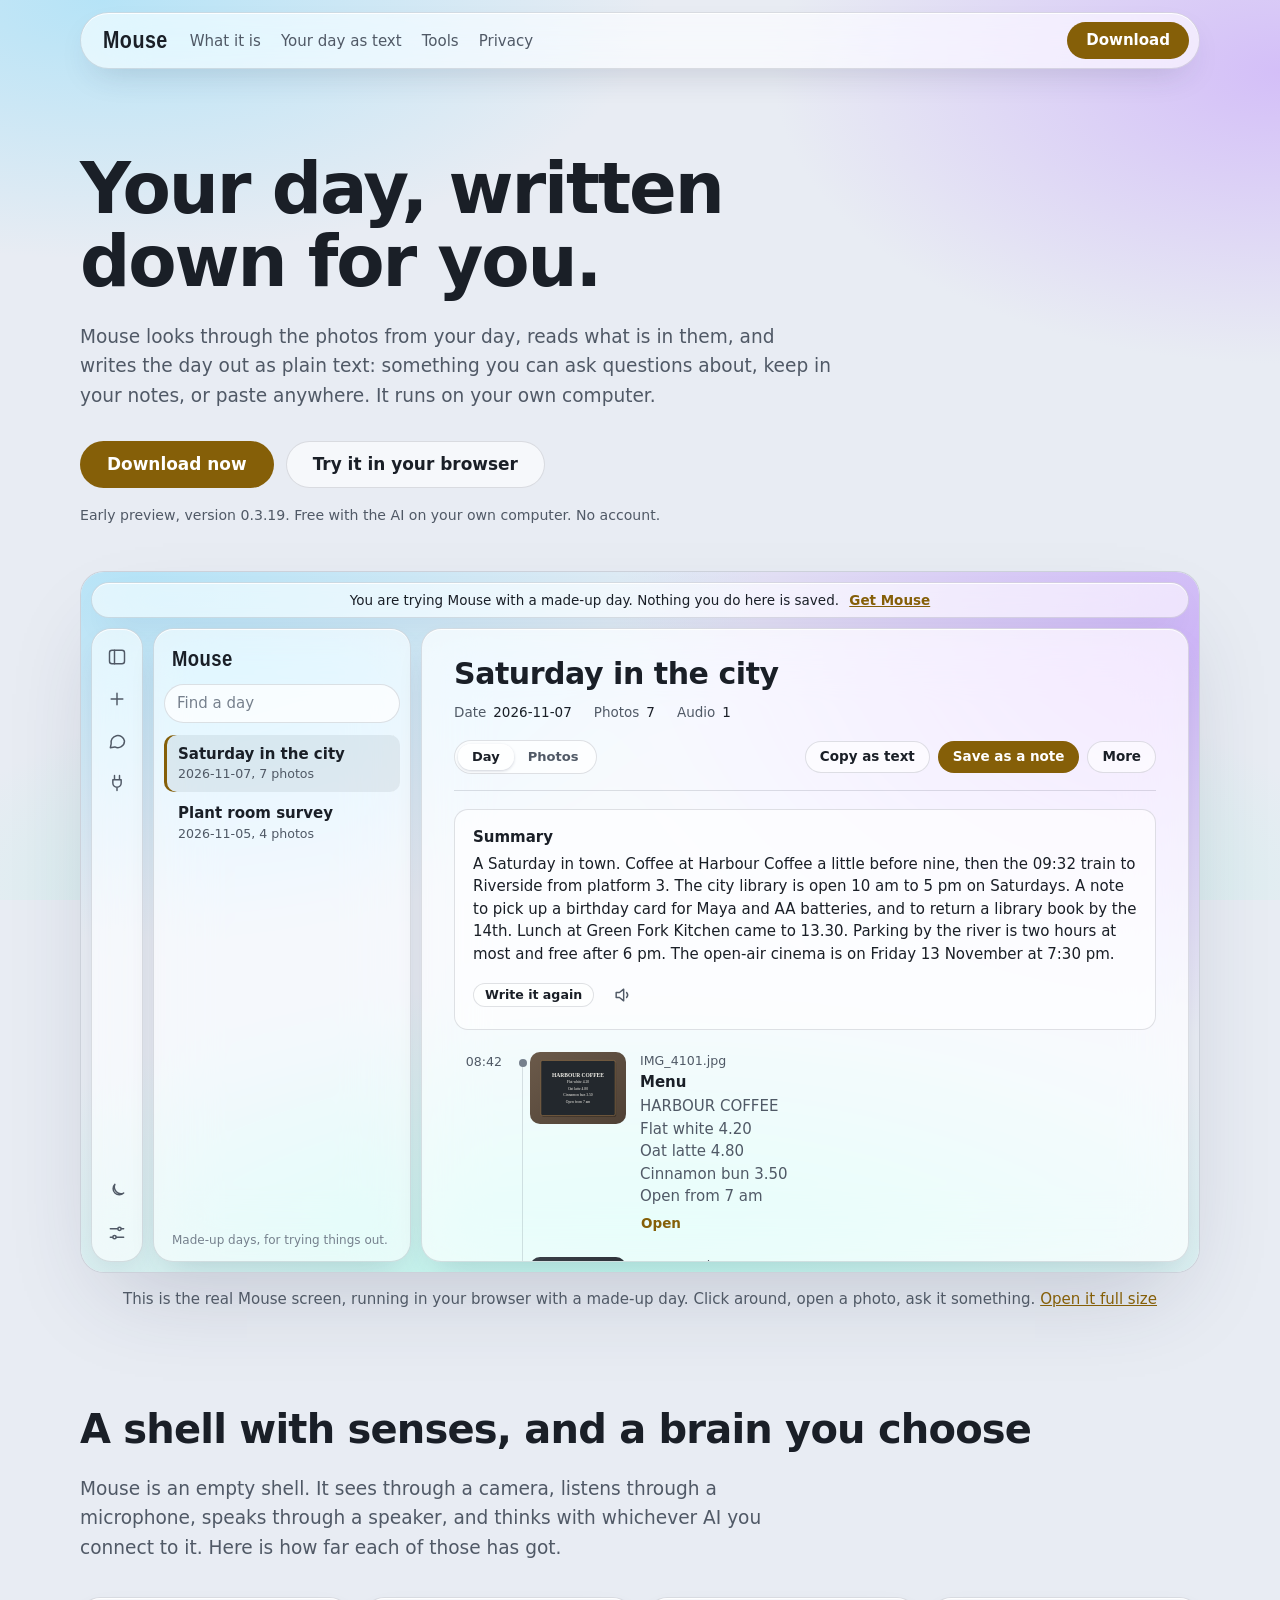
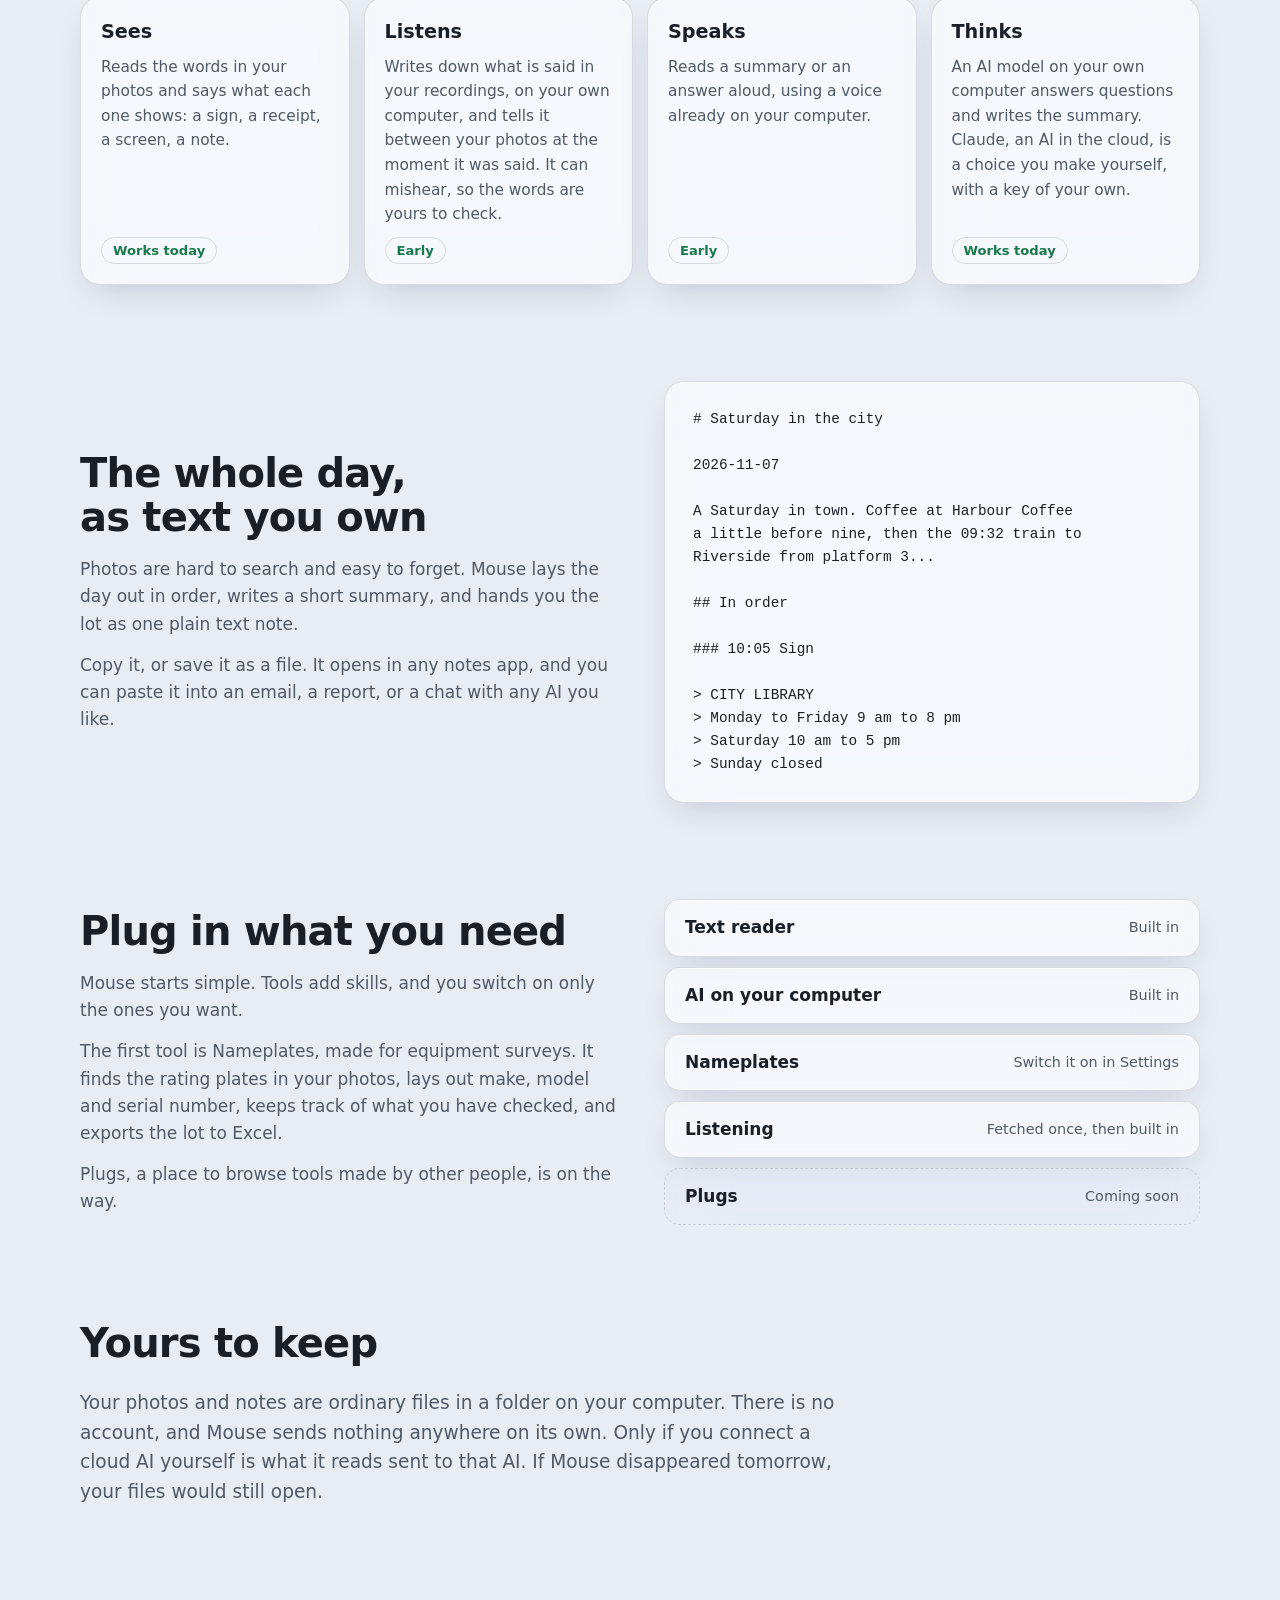
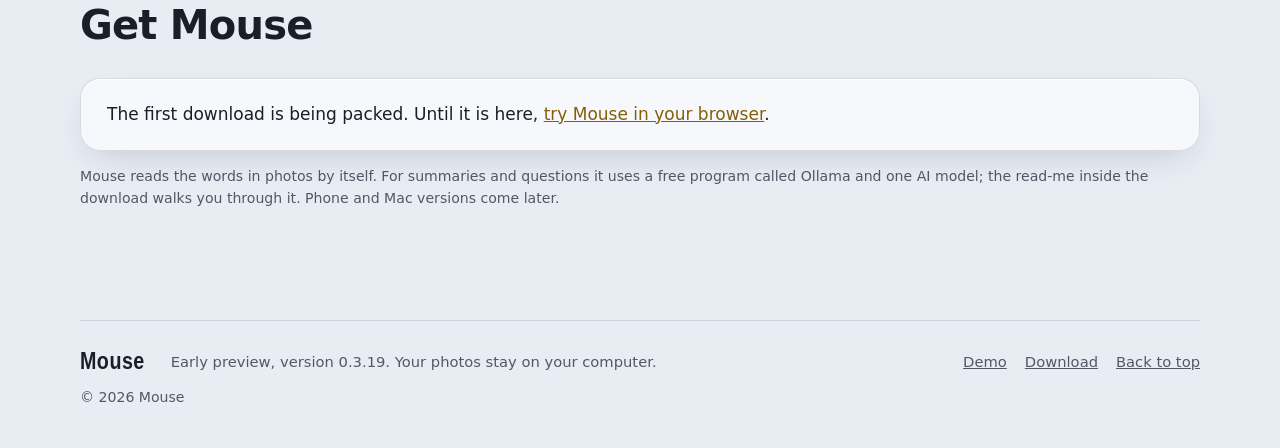
<file: index.html>
<!doctype html>
<html lang="en">
<head>
  <meta charset="utf-8">
  <meta name="viewport" content="width=device-width, initial-scale=1">
  <title>Mouse: your day, written down for you</title>
  <meta name="description" content="Mouse looks through the photos from your day, reads what is in them, and writes the day out as text. It runs on your own computer.">
  <link rel="icon" href="favicon.svg" type="image/svg+xml">
  <link rel="stylesheet" href="site.css">
</head>
<body class="without-download">

  <header class="top">
    <a class="wordmark" href="#top-of-page">Mouse</a>
    <nav class="top-links" aria-label="On this page">
      <a href="#shell">What it is</a>
      <a href="#text">Your day as text</a>
      <a href="#tools">Tools</a>
      <a href="#yours">Privacy</a>
    </nav>
    <a class="button button-main" href="#download">Download</a>
  </header>

  <main id="top-of-page">

    <section class="hero">
      <h1>Your day, written down for you.</h1>
      <p class="lead">Mouse looks through the photos from your day, reads what is in them, and writes the day out as plain text: something you can ask questions about, keep in your notes, or paste anywhere. It runs on your own computer.</p>
      <div class="hero-actions">
        <a class="button button-main button-large" href="#download">Download now</a>
        <a class="button button-large" href="demo/">Try it in your browser</a>
      </div>
      <p class="small">Early preview, version 0.3.19. Free with the AI on your own computer. No account.</p>
    </section>

    <!-- The real screen, running here with a made-up day. -->
    <section class="stage" aria-label="Live demo">
      <iframe class="stage-screen" src="demo/" title="Mouse, running with a made-up day" loading="lazy"></iframe>
      <p class="stage-note">This is the real Mouse screen, running in your browser with a made-up day. Click around, open a photo, ask it something. <a href="demo/">Open it full size</a></p>
    </section>

    <section class="band" id="shell">
      <h2>A shell with senses, and a brain you choose</h2>
      <p class="lead">Mouse is an empty shell. It sees through a camera, listens through a microphone, speaks through a speaker, and thinks with whichever AI you connect to it. Here is how far each of those has got.</p>
      <ul class="senses">
        <li class="pane">
          <h3>Sees</h3>
          <p>Reads the words in your photos and says what each one shows: a sign, a receipt, a screen, a note.</p>
          <span class="status is-ready">Works today</span>
        </li>
        <li class="pane">
          <h3>Listens</h3>
          <p>Writes down what is said in your recordings, on your own computer, and tells it between your photos at the moment it was said. It can mishear, so the words are yours to check.</p>
          <span class="status is-ready">Early</span>
        </li>
        <li class="pane">
          <h3>Speaks</h3>
          <p>Reads a summary or an answer aloud, using a voice already on your computer.</p>
          <span class="status is-ready">Early</span>
        </li>
        <li class="pane">
          <h3>Thinks</h3>
          <p>An AI model on your own computer answers questions and writes the summary. Claude, an AI in the cloud, is a choice you make yourself, with a key of your own.</p>
          <span class="status is-ready">Works today</span>
        </li>
      </ul>
    </section>

    <section class="band split" id="text">
      <div>
        <h2>The whole day, as text you own</h2>
        <p>Photos are hard to search and easy to forget. Mouse lays the day out in order, writes a short summary, and hands you the lot as one plain text note.</p>
        <p>Copy it, or save it as a file. It opens in any notes app, and you can paste it into an email, a report, or a chat with any AI you like.</p>
      </div>
      <pre class="pane note" aria-label="An example of a day as text"># Saturday in the city

2026-11-07

A Saturday in town. Coffee at Harbour Coffee
a little before nine, then the 09:32 train to
Riverside from platform 3...

## In order

### 10:05 Sign

> CITY LIBRARY
> Monday to Friday 9 am to 8 pm
> Saturday 10 am to 5 pm
> Sunday closed</pre>
    </section>

    <section class="band split" id="tools">
      <div>
        <h2>Plug in what you need</h2>
        <p>Mouse starts simple. Tools add skills, and you switch on only the ones you want.</p>
        <p>The first tool is Nameplates, made for equipment surveys. It finds the rating plates in your photos, lays out make, model and serial number, keeps track of what you have checked, and exports the lot to Excel.</p>
        <p>Plugs, a place to browse tools made by other people, is on the way.</p>
      </div>
      <ul class="tool-list">
        <li class="pane"><strong>Text reader</strong><span>Built in</span></li>
        <li class="pane"><strong>AI on your computer</strong><span>Built in</span></li>
        <li class="pane"><strong>Nameplates</strong><span>Switch it on in Settings</span></li>
        <li class="pane"><strong>Listening</strong><span>Fetched once, then built in</span></li>
        <li class="pane is-later"><strong>Plugs</strong><span>Coming soon</span></li>
      </ul>
    </section>

    <section class="band" id="yours">
      <h2>Yours to keep</h2>
      <p class="lead">Your photos and notes are ordinary files in a folder on your computer. There is no account, and Mouse sends nothing anywhere on its own. Only if you connect a cloud AI yourself is what it reads sent to that AI. If Mouse disappeared tomorrow, your files would still open.</p>
    </section>

    <section class="band" id="download">
      <h2>Get Mouse</h2>

      <div class="downloads has-download">
        <div class="pane download">
          <h3>Windows</h3>
          <a class="button button-main button-large" href="download/Mouse-windows.zip" download>Download for Windows</a>
          <ol>
            <li>Unzip the folder anywhere you like.</li>
            <li>Double-click <strong>Mouse.exe</strong>. Windows may say it does not know this program yet: choose <em>More info</em>, then <em>Run anyway</em>.</li>
            <li>Mouse opens in a window of its own. To stop it, close the window.</li>
          </ol>
        </div>
        <div class="pane download">
          <h3>Linux</h3>
          <a class="button button-large" href="download/mouse-linux.tar.gz" download>Download for Linux</a>
          <ol>
            <li>Unpack the folder.</li>
            <li>Run <strong>./mouse</strong> from inside it.</li>
            <li>Mouse opens in your web browser. Keep the terminal open while you use it.</li>
          </ol>
        </div>
      </div>

      <p class="pane no-download">The first download is being packed. Until it is here, <a href="demo/">try Mouse in your browser</a>.</p>

      <p class="small">Mouse reads the words in photos by itself. For summaries and questions it uses a free program called Ollama and one AI model; the read-me inside the download walks you through it. Phone and Mac versions come later.</p>
    </section>
  </main>

  <footer class="foot">
    <span class="wordmark">Mouse</span>
    <span>Early preview, version 0.3.19. Your photos stay on your computer.</span>
    <nav aria-label="Footer">
      <a href="demo/">Demo</a>
      <a href="#download">Download</a>
      <a href="#top-of-page">Back to top</a>
    </nav>
    <span class="small">© 2026 Mouse</span>
  </footer>

</body>
</html>
</file>
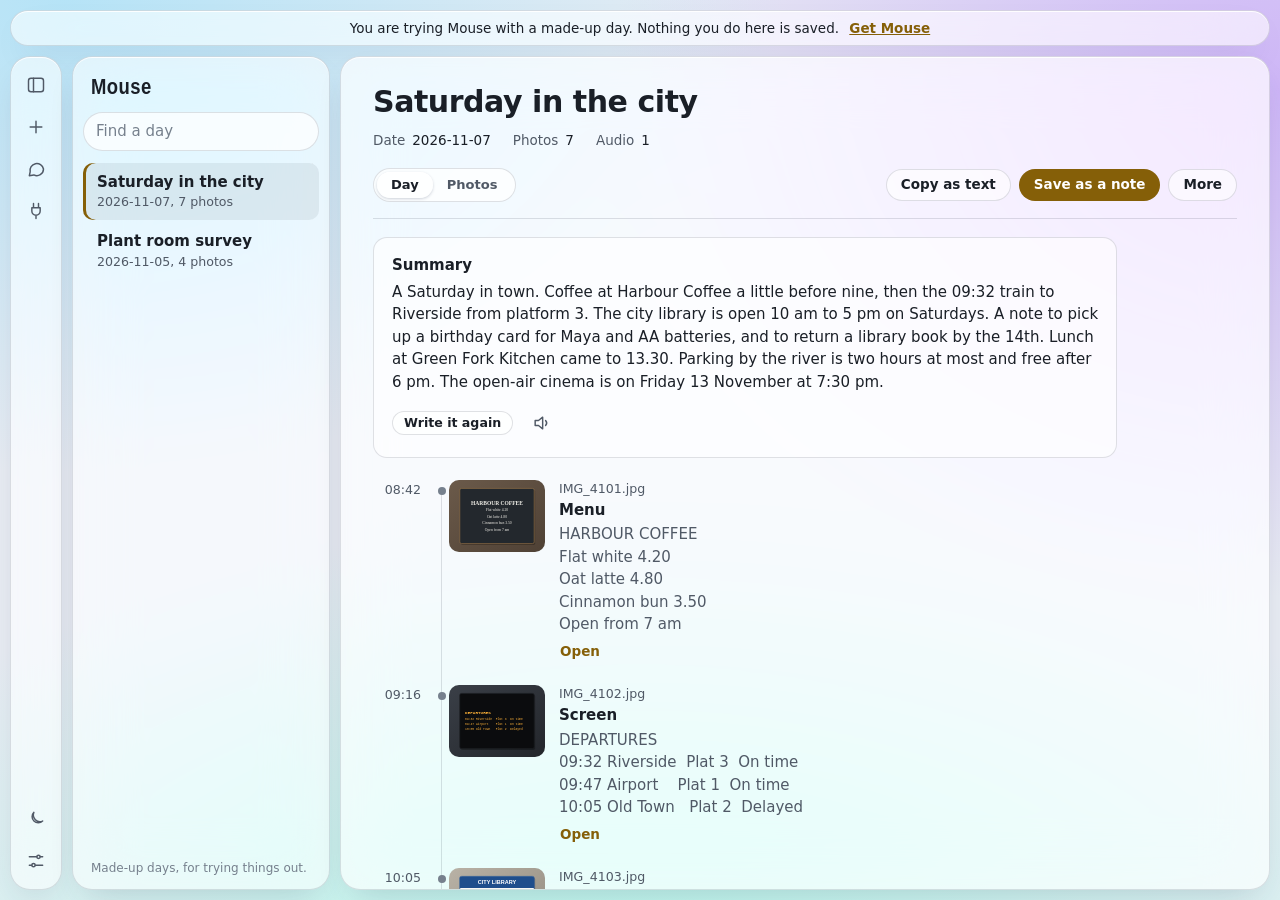
<file: demo/index.html>
<!doctype html>
<html lang="en" data-theme="dark" data-accent="amber" data-wall="aurora" data-text="normal">
<head>
  <meta charset="utf-8">
  <!-- "viewport-fit=cover": on a tablet or phone the page reaches the
       edges of the screen. style.css keeps what matters clear of the clock
       at the top, the bar at the bottom and the rounded corners. -->
  <meta name="viewport" content="width=device-width, initial-scale=1, viewport-fit=cover">
  <title>Mouse</title>
  <link rel="stylesheet" href="style.css">
  <!-- What each edition of Mouse changes: its name, its words, its switches. -->
  <script src="editions.js"></script>
  <script>
    // Work out which edition this is, and put its look (or the look you
    // chose) in place before anything is drawn, so the screen does not flash
    // from one look to another. app.js does the same job in full.
    (function () {
      // Inside the app on a tablet or phone the page is opened once with a
      // key in its address. The Mouse program has kept it by now, so it is
      // taken out of the address again.
      if (/[?&]key=/.test(location.search)) {
        var rest = new URLSearchParams(location.search);
        rest.delete("key");
        var kept = rest.toString();
        try { history.replaceState(null, "", location.pathname + (kept ? "?" + kept : "")); } catch (e) { /* stays */ }
      }
      var root = document.documentElement;
      var editions = window.MouseEditions || {};
      // The Mouse program marks this page with its edition. The demo on the
      // web has no program behind it, so there the address can say which:
      // "?edition=audit".
      var id = root.dataset.edition || new URLSearchParams(location.search).get("edition") || "everyday";
      if (!editions[id]) id = "everyday";
      root.dataset.edition = id;
      var look = (editions[id] || {}).look || {};
      // Each edition remembers its own choices.
      var end = id === "everyday" ? "" : "-" + id;
      var saved = function (name) { try { return localStorage.getItem(name + end); } catch (e) { return null; } };
      var theme = saved("mouse-theme");
      if (theme !== "light" && theme !== "dark") {
        theme = window.matchMedia("(prefers-color-scheme: light)").matches ? "light" : "dark";
      }
      root.dataset.theme = theme;
      root.dataset.accent = saved("mouse-accent") || look.accent || "amber";
      root.dataset.wall = saved("mouse-wall") || look.wall || "aurora";
      if (saved("mouse-text")) root.dataset.text = saved("mouse-text");
      if (saved("mouse-clear") !== null) root.style.setProperty("--clear", String(Number(saved("mouse-clear")) / 100));
    })();
  </script>
</head>
<body>
  <!-- Only shown on the public demo page, where the day is made up. -->
  <p class="demo-bar" id="demo-bar" hidden>
    <span id="demo-words">You are trying Mouse with a made-up day. Nothing you do here is saved.</span>
    <a href="../#download" target="_top">Get Mouse</a>
  </p>

  <div class="shell" id="shell">

    <!-- Far left: a narrow strip of main actions -->
    <nav class="ribbon" aria-label="Main actions">
      <button class="ribbon-button" id="toggle-sidebar" type="button" title="Show or hide your days" aria-label="Show or hide your days">
        <svg viewBox="0 0 24 24" aria-hidden="true"><rect x="3" y="4" width="18" height="16" rx="3"/><path d="M9 4v16"/></svg>
      </button>
      <button class="ribbon-button" id="add-visit" type="button" title="Add a day" aria-label="Add a day">
        <svg viewBox="0 0 24 24" aria-hidden="true"><path d="M12 5v14M5 12h14"/></svg>
      </button>
      <button class="ribbon-button" id="open-ask" type="button" title="Ask Mouse about this day" aria-label="Ask Mouse about this day">
        <svg viewBox="0 0 24 24" aria-hidden="true"><path d="M21 12a8 8 0 0 1-11.6 7.1L4 20l1-4.6A8 8 0 1 1 21 12z"/></svg>
      </button>
      <button class="ribbon-button" id="open-tools" type="button" title="Tools plugged into Mouse" aria-label="Tools plugged into Mouse">
        <svg viewBox="0 0 24 24" aria-hidden="true"><path d="M9 3v5M15 3v5M7 8h10v4a5 5 0 0 1-10 0V8zM12 17v4"/></svg>
      </button>
      <span class="ribbon-gap"></span>
      <button class="ribbon-button" id="toggle-theme" type="button" title="Switch between dark and light" aria-label="Switch between dark and light">
        <svg viewBox="0 0 24 24" aria-hidden="true" class="icon-moon"><path d="M20 14.5A8 8 0 0 1 9.5 4 7 7 0 1 0 20 14.5z"/></svg>
        <svg viewBox="0 0 24 24" aria-hidden="true" class="icon-sun"><circle cx="12" cy="12" r="4"/><path d="M12 2v2M12 20v2M4.9 4.9l1.4 1.4M17.7 17.7l1.4 1.4M2 12h2M20 12h2M4.9 19.1l1.4-1.4M17.7 6.3l1.4-1.4"/></svg>
      </button>
      <button class="ribbon-button" id="open-settings" type="button" title="Settings" aria-label="Settings">
        <svg viewBox="0 0 24 24" aria-hidden="true"><path d="M4 7h9M17 7h3M4 17h3M11 17h9"/><circle cx="15" cy="7" r="2"/><circle cx="9" cy="17" r="2"/></svg>
      </button>
    </nav>

    <!-- Left: your days -->
    <aside class="sidebar" id="sidebar" aria-label="Your days">
      <h1 class="wordmark" id="wordmark">Mouse</h1>
      <input class="search" id="find-visit" type="search" placeholder="Find a day" aria-label="Find a day">
      <!-- In an edition where each visit has a status: show them by status -->
      <div class="status-chips" id="status-chips" role="group" aria-label="Show by status" hidden></div>
      <nav class="visit-list" id="visit-list" aria-label="Saved days"></nav>
      <!-- The way to what was taken out of the list. Shown only while
           something is there. -->
      <button class="removed-link" id="open-removed" type="button" hidden>Removed days</button>
      <p class="kept-here" data-here>Everything is kept on this computer.</p>
    </aside>

    <!-- Middle: the open day -->
    <main class="page" id="page">
      <div class="page-inner">

        <header class="visit-head" id="visit-head" hidden>
          <h2 class="visit-name" id="visit-name"></h2>
          <!-- In an edition that shows a visit in parts: what kind of visit
               this is, in place of the row of facts -->
          <p class="visit-context" id="visit-context" hidden></p>
          <dl class="facts" id="visit-facts"></dl>
          <div class="toolbar">
            <div class="views" role="tablist" aria-label="How to look at this day">
              <button class="view" id="view-day-tab" type="button" role="tab" aria-selected="true">Day</button>
              <!-- Shown when the Spaces tool is on -->
              <button class="view" id="view-spaces-tab" type="button" role="tab" aria-selected="false" hidden>Spaces</button>
              <button class="view" id="view-photos-tab" type="button" role="tab" aria-selected="false">Photos</button>
            </div>
            <div class="toolbar-actions">
              <button class="button" id="copy-note" type="button" title="Copy this whole day as text, to paste anywhere">Copy as text</button>
              <button class="button" id="save-note" type="button" title="Save this whole day as a text note">Save as a note</button>
              <!-- Shown when the Nameplates tool is on -->
              <button class="button button-main" id="export" type="button" hidden>Export to Excel</button>
              <!-- Shown when the Spaces tool is on: the files a sorted visit gives -->
              <details class="menu" id="reports" hidden>
                <summary class="button button-main">Reports</summary>
                <div class="menu-panel">
                  <button class="menu-choice" id="report-word" type="button">
                    <strong>Word report</strong>
                    <span>The visit told space by space, with its photos, and schedules at the end</span>
                  </button>
                  <button class="menu-choice" id="report-excel" type="button">
                    <strong>Excel workbook</strong>
                    <span>A sheet each for spaces, equipment, lighting and windows, with totals</span>
                  </button>
                  <button class="menu-choice" id="report-photos" type="button">
                    <strong>Photos by space</strong>
                    <span>A zip file with a folder for each space</span>
                  </button>
                </div>
              </details>
              <!-- In an edition where each visit has a status -->
              <button class="button" id="mark-complete" type="button" hidden>Mark as complete</button>
              <details class="menu" id="more">
                <summary class="button">More</summary>
                <div class="menu-panel">
                  <button class="button" id="add-files" type="button">Add photos or recordings</button>
                  <label class="menu-title" for="reader-choice">Read the photos again with</label>
                  <select id="reader-choice" class="select select-wide"></select>
                  <button class="button" id="read-again" type="button">Read again</button>
                  <p class="hint">Anything you have checked yourself is kept.</p>
                  <button class="button" id="export-menu" type="button">Export to Excel</button>
                  <button class="button" id="rename-visit" type="button">Change the name or date</button>
                  <button class="button only-computer" id="reveal-visit" type="button">Show its folder</button>
                  <button class="button button-quiet" id="remove-visit" type="button">Remove this day</button>
                </div>
              </details>
            </div>
          </div>
          <!-- In an edition that shows a visit in parts: its tabs -->
          <div class="parts" id="parts" role="tablist" aria-label="The parts of this visit" hidden></div>
        </header>

        <!-- Shown while a day is being saved or read -->
        <section class="job" id="job" hidden aria-live="polite">
          <p class="job-what" id="job-what"></p>
          <div class="job-track"><div class="job-bar" id="job-bar"></div></div>
          <p class="job-now" id="job-now"></p>
        </section>

        <!-- Shown while a voice note is being recorded on this device -->
        <section class="recording" id="recording" hidden aria-live="polite">
          <span class="recording-dot" aria-hidden="true"></span>
          <span class="recording-words" id="recording-words">Recording</span>
          <span class="recording-time" id="recording-time">0:00</span>
          <span class="recording-meter" aria-hidden="true"><span class="recording-level" id="recording-level"></span></span>
          <span class="recording-buttons">
            <button class="button button-small" id="recording-discard" type="button">Discard</button>
            <button class="button button-main button-small" id="recording-stop" type="button">Stop and save</button>
          </span>
        </section>

        <p class="notice" id="notice" hidden></p>

        <!-- View 1: every photo as a tile -->
        <section id="view-photos" hidden>
          <!-- Add to this visit from the device the screen is on -->
          <div class="add-bar" id="add-bar"></div>
          <div class="filters" id="filters"></div>
          <div class="grid" id="grid"></div>
          <!-- Shown while photos are being picked, to move them together -->
          <div class="pick-bar" id="pick-bar" hidden></div>
        </section>

        <!-- View 3 (the Spaces tool): the rooms and areas the photos are sorted into -->
        <section id="view-spaces" hidden>
          <div class="spaces-top">
            <button class="button" id="add-space" type="button">Add a space</button>
            <span class="quiet">A space is a room or an area you walked through. Sort the photos into them.</span>
          </div>
          <div class="spaces" id="spaces"></div>
        </section>

        <!-- View 2: the day told in order, like a page in a diary -->
        <section id="view-day" hidden>
          <!-- Shown in an edition that describes the visit itself (the audit one) -->
          <details class="about-visit" id="about-visit" hidden>
            <summary class="about-title" id="about-title">About this visit</summary>
            <div class="about-fields" id="about-fields"></div>
          </details>
          <div class="summary" id="summary"></div>
          <ol class="day" id="day"></ol>
        </section>

        <!-- The parts only an edition with parts has (the audit one): what
             is left to do, the details of the visit, everything noted in
             the building, and the reports -->
        <section id="view-overview" hidden></section>
        <section id="view-details" hidden></section>
        <section id="view-inventory" hidden></section>
        <section id="view-reports" hidden></section>

        <!-- Shown when nothing has been saved yet -->
        <section class="empty" id="empty" hidden>
          <!-- These words, like every "day" on this page, are replaced by the
               edition's own when the page starts (see applyEdition in app.js). -->
          <h2 id="empty-title">Start with one day</h2>
          <p id="empty-text">Choose a folder of photos from today, a trip, or anything you want to remember. Mouse keeps them on this computer, reads what is in each one, and writes the day out as text you can use anywhere.</p>
          <button class="button button-main" id="add-first" type="button">Add a day</button>
        </section>
      </div>
    </main>

    <!-- Right: one photo close up, or a conversation with Mouse -->
    <aside class="side" id="side" aria-label="Details" hidden>
      <div class="side-tabs">
        <div class="views" role="tablist" aria-label="Details">
          <button class="view" id="side-photo-tab" type="button" role="tab" aria-selected="true">Photo</button>
          <button class="view" id="side-ask-tab" type="button" role="tab" aria-selected="false">Ask Mouse</button>
        </div>
        <button class="icon-button" id="side-close" type="button" title="Close" aria-label="Close this panel">
          <svg viewBox="0 0 24 24" aria-hidden="true"><path d="M6 6l12 12M18 6L6 18"/></svg>
        </button>
      </div>

      <div class="side-photo" id="side-photo"></div>

      <div class="ask" id="side-ask" hidden>
        <div class="ask-log" id="ask-log" aria-live="polite"></div>
        <div class="ask-starters" id="ask-starters"></div>
        <form class="ask-form" id="ask-form">
          <textarea class="ask-box" id="ask-box" rows="2" placeholder="Ask about this day" aria-label="Your question"></textarea>
          <button class="button button-main" id="ask-send" type="submit">Ask</button>
        </form>
        <p class="ask-note" id="ask-note"></p>
      </div>
    </aside>
  </div>

  <!-- Add a day -->
  <!-- A new name or day for the open visit -->
  <dialog class="dialog" id="rename-dialog" aria-labelledby="rename-title">
    <form method="dialog" id="rename-form" class="dialog-form">
      <h2 id="rename-title">Change the name or date</h2>

      <label class="field" for="rename-name">Name</label>
      <input class="input" id="rename-name" type="text" autocomplete="off" required>

      <label class="field" for="rename-date">Date</label>
      <input class="input" id="rename-date" type="date" required>
      <p class="hint" data-here>The folder on this computer keeps the name it was given first, so nothing that points at it breaks.</p>

      <p class="form-problem" id="rename-problem" hidden></p>

      <div class="dialog-actions">
        <button class="button" id="rename-cancel" type="button">Cancel</button>
        <button class="button button-main" type="submit">Save</button>
      </div>
    </form>
  </dialog>

  <!-- What was taken out of the list. Nothing is ever deleted, so each one
       can be put back. -->
  <dialog class="dialog" id="removed-dialog" aria-labelledby="removed-title">
    <div class="dialog-form">
      <h2 id="removed-title">Removed days</h2>
      <p class="hint" id="removed-words">Nothing here was deleted. Put a day back and it is in your list again, with everything in it.</p>
      <ul class="removed-list" id="removed-list"></ul>
      <p class="form-problem" id="removed-problem" hidden></p>
      <div class="dialog-actions">
        <button class="button button-main" id="removed-close" type="button">Done</button>
      </div>
    </div>
  </dialog>

  <dialog class="dialog" id="add-dialog" aria-labelledby="add-title">
    <form method="dialog" id="add-form" class="dialog-form">
      <h2 id="add-title">Add a day</h2>

      <!-- Two ways to begin: with a folder that is on this computer, or
           empty, with the photos added after (taken or chosen on whatever
           device the screen is on) -->
      <div class="ways" id="add-ways" role="radiogroup" aria-label="How to begin">
        <label class="way"><input type="radio" name="add-way" id="add-way-folder" value="folder" checked><span>From a folder on this computer</span></label>
        <label class="way"><input type="radio" name="add-way" id="add-way-empty" value="empty"><span>Start empty, add photos after</span></label>
      </div>

      <div id="add-folder-part">
        <label class="field" for="add-folder">Folder with the photos</label>
        <div class="folder-row">
          <input class="input" id="add-folder" type="text" autocomplete="off" spellcheck="false"
                 placeholder="Choose a folder below, or paste its location here">
          <!-- Windows' own "choose a folder" box. Only Mouse's own window has it. -->
          <button class="button only-window" id="add-pick" type="button">Choose folder…</button>
        </div>
        <p class="hint only-window">You can also drag a folder out of Windows and drop it on this window.</p>

        <div class="browser" id="browser">
          <div class="browser-places" id="browser-places"></div>
          <div class="browser-here">
            <button class="button button-small" id="browser-up" type="button">Up</button>
            <span class="browser-path" id="browser-path"></span>
          </div>
          <ul class="browser-folders" id="browser-folders"></ul>
          <p class="browser-count" id="browser-count"></p>
        </div>
      </div>
      <p class="hint" id="add-empty-words" hidden></p>

      <div class="two-up">
        <div>
          <label class="field" for="add-name">Name</label>
          <input class="input" id="add-name" type="text" autocomplete="off" placeholder="Saturday in the city">
        </div>
        <div>
          <label class="field" for="add-date">Date</label>
          <input class="input" id="add-date" type="date">
        </div>
      </div>

      <div id="add-reader-part">
        <label class="field" for="add-reader">Read the photos with</label>
        <select class="select select-wide" id="add-reader"></select>
        <p class="hint" id="add-reader-hint"></p>
      </div>

      <p class="form-problem" id="add-problem" hidden></p>

      <div class="dialog-actions">
        <button class="button" id="add-cancel" type="button">Cancel</button>
        <button class="button button-main" id="add-save" type="submit">Add this day</button>
      </div>
    </form>
  </dialog>

  <!-- Add a space, or change one -->
  <dialog class="dialog" id="space-dialog" aria-labelledby="space-title">
    <form method="dialog" id="space-form" class="dialog-form">
      <h2 id="space-title">Add a space</h2>
      <p class="hint" id="space-from" hidden></p>

      <label class="field" for="space-name">Name</label>
      <input class="input" id="space-name" type="text" autocomplete="off" placeholder="Boiler room" required>

      <div class="two-up two-even">
        <div>
          <label class="field" for="space-floor">Floor</label>
          <input class="input" id="space-floor" type="text" autocomplete="off" placeholder="Basement">
        </div>
        <div>
          <label class="field" for="space-use">Used as</label>
          <input class="input" id="space-use" type="text" autocomplete="off" list="space-uses" placeholder="Mechanical Room">
          <datalist id="space-uses"></datalist>
        </div>
      </div>

      <div class="two-up two-even">
        <div>
          <label class="field" for="space-area">Area, in square feet</label>
          <input class="input" id="space-area" type="text" autocomplete="off" inputmode="decimal">
        </div>
        <div>
          <label class="field" for="space-height">Height, in feet</label>
          <input class="input" id="space-height" type="text" autocomplete="off" inputmode="decimal">
        </div>
      </div>

      <label class="field" for="space-notes">Notes</label>
      <textarea class="input" id="space-notes" rows="3"></textarea>

      <p class="form-problem" id="space-problem" hidden></p>

      <div class="dialog-actions">
        <button class="button button-quiet dialog-left" id="space-remove" type="button" hidden>Remove this space</button>
        <button class="button" id="space-cancel" type="button">Cancel</button>
        <button class="button button-main" id="space-save" type="submit">Add this space</button>
      </div>
    </form>
  </dialog>

  <!-- Settings: the look, the tools, plugs, and about -->
  <dialog class="dialog dialog-wide" id="settings-dialog" aria-labelledby="settings-title">
    <div class="settings">
      <nav class="settings-nav" aria-label="Settings sections">
        <h2 id="settings-title">Settings</h2>
        <button class="settings-link" type="button" data-section="look">Look</button>
        <button class="settings-link" type="button" data-section="tools">Tools</button>
        <button class="settings-link" type="button" data-section="plugs">Plugs <span class="soon">Soon</span></button>
        <button class="settings-link" type="button" data-section="about">About</button>
      </nav>

      <div class="settings-body">

        <section class="settings-section" id="settings-look">
          <h3>Look</h3>
          <p class="hint" data-here>Make Mouse yours. Changes show straight away and are remembered on this computer.</p>

          <h4 id="look-theme-title">Theme</h4>
          <div class="choices" role="radiogroup" aria-labelledby="look-theme-title" data-setting="theme">
            <button class="theme-card" type="button" role="radio" data-value="light"><span class="theme-preview is-light"></span>Light</button>
            <button class="theme-card" type="button" role="radio" data-value="dark"><span class="theme-preview is-dark"></span>Dark</button>
            <button class="theme-card" type="button" role="radio" data-value="auto" data-here><span class="theme-preview is-auto"></span>Match my computer</button>
          </div>

          <h4 id="look-accent-title">Colour</h4>
          <div class="choices" role="radiogroup" aria-labelledby="look-accent-title" data-setting="accent">
            <button class="swatch" type="button" role="radio" data-value="amber" style="--swatch: #e5b85c" title="Amber" aria-label="Amber"></button>
            <button class="swatch" type="button" role="radio" data-value="blue" style="--swatch: #5b9dff" title="Blue" aria-label="Blue"></button>
            <button class="swatch" type="button" role="radio" data-value="teal" style="--swatch: #3cc4b7" title="Teal" aria-label="Teal"></button>
            <button class="swatch" type="button" role="radio" data-value="green" style="--swatch: #55c487" title="Green" aria-label="Green"></button>
            <button class="swatch" type="button" role="radio" data-value="rose" style="--swatch: #f57f99" title="Rose" aria-label="Rose"></button>
            <button class="swatch" type="button" role="radio" data-value="violet" style="--swatch: #a58cf5" title="Violet" aria-label="Violet"></button>
            <button class="swatch" type="button" role="radio" data-value="graphite" style="--swatch: #9aa1ad" title="Graphite" aria-label="Graphite"></button>
          </div>

          <h4 id="look-wall-title">Background</h4>
          <div class="choices" role="radiogroup" aria-labelledby="look-wall-title" data-setting="wall">
            <button class="wall" type="button" role="radio" data-value="aurora"><span>Aurora</span></button>
            <button class="wall" type="button" role="radio" data-value="dusk"><span>Dusk</span></button>
            <button class="wall" type="button" role="radio" data-value="meadow"><span>Meadow</span></button>
            <button class="wall" type="button" role="radio" data-value="ember"><span>Ember</span></button>
            <button class="wall" type="button" role="radio" data-value="mist"><span>Mist</span></button>
            <button class="wall" type="button" role="radio" data-value="plain"><span>Plain</span></button>
          </div>

          <h4><label for="look-clear">Glass</label></h4>
          <div class="slider-row">
            <span>Solid</span>
            <input type="range" id="look-clear" min="0" max="100" step="5">
            <span>Clear</span>
          </div>

          <h4 id="look-text-title">Text size</h4>
          <div class="views" role="radiogroup" aria-labelledby="look-text-title" data-setting="text">
            <button class="view" type="button" role="radio" data-value="small">Small</button>
            <button class="view" type="button" role="radio" data-value="normal">Normal</button>
            <button class="view" type="button" role="radio" data-value="large">Large</button>
          </div>

          <p class="settings-reset"><button class="button button-quiet" id="look-reset" type="button">Put the look back the way it came</button></p>
        </section>

        <section class="settings-section" id="settings-tools" hidden>
          <h3>Tools</h3>
          <p class="hint">Mouse is the shell: it sees, remembers and answers. Tools are what you switch on to make sense of what it saw. Use the ones you want.</p>
          <ul class="tools" id="tools-list"></ul>
        </section>

        <section class="settings-section" id="settings-plugs" hidden>
          <h3>Plugs <span class="soon">Coming soon</span></h3>
          <p>Plugs are tools made by other people. You will be able to browse them here and add one with a click, the way you add an app to a phone.</p>
          <p class="hint">A few things a plug could do:</p>
          <ul class="plugs">
            <li class="plug"><strong>Receipts</strong><span>Adds up what you spent from photos of receipts.</span></li>
            <li class="plug"><strong>Meeting notes</strong><span>Turns a recorded conversation into notes and to-dos.</span></li>
            <li class="plug"><strong>Recipes</strong><span>Saves a photographed recipe as ingredients and steps.</span></li>
            <li class="plug"><strong>Business cards</strong><span>Pulls the name, phone and email out of a card.</span></li>
          </ul>
          <p class="hint">None of these exist yet. They are here to show the idea.</p>
        </section>

        <section class="settings-section" id="settings-about" hidden>
          <h3>About</h3>
          <dl class="about" id="about-list"></dl>
          <p class="about-actions only-computer"><button class="button button-small" id="open-vault" type="button">Open this folder</button></p>
          <p data-here>Your photos and notes stay on this computer. Mouse does not upload them anywhere. The AI that reads and answers also runs on this computer.</p>

          <!-- The rest only Mouse's own window can do. -->
          <div class="only-window" id="shortcuts">
            <h4>Open it like any program</h4>
            <p class="hint" id="shortcuts-words">A shortcut opens Mouse straight away, with its own icon.</p>
            <ul class="shortcuts">
              <li><span>In the Start menu</span><button class="button button-small" type="button" id="shortcut-start-menu" data-spot="start-menu" disabled>Add</button></li>
              <li><span>On the Desktop</span><button class="button button-small" type="button" id="shortcut-desktop" data-spot="desktop" disabled>Add</button></li>
            </ul>
            <p class="hint" id="shortcuts-said" aria-live="polite"></p>
          </div>

          <div class="only-window">
            <h4>Keys</h4>
            <dl class="keys" id="keys-list"></dl>
          </div>
        </section>

        <div class="dialog-actions">
          <button class="button button-main" id="settings-close" type="button">Done</button>
        </div>
      </div>
    </div>
  </dialog>

  <!-- A photo, large: it fills Mouse and can be looked at closely. -->
  <dialog class="viewer" id="viewer" aria-label="The photo, large">
    <div class="viewer-stage" id="viewer-stage">
      <img class="viewer-photo" id="viewer-photo" alt="" draggable="false">
    </div>
    <!-- Under the photo, never over it: what it is, and what can be done. -->
    <div class="viewer-foot">
    <p class="viewer-name" id="viewer-name"></p>
    <div class="viewer-bar" role="toolbar" aria-label="Looking at the photo">
      <button class="viewer-button" id="viewer-before" type="button" title="The photo before (left arrow)" aria-label="The photo before">
        <svg viewBox="0 0 24 24" aria-hidden="true"><path d="M14.5 5.5L8 12l6.5 6.5"/></svg>
      </button>
      <span class="viewer-count" id="viewer-count"></span>
      <button class="viewer-button" id="viewer-after" type="button" title="The photo after (right arrow)" aria-label="The photo after">
        <svg viewBox="0 0 24 24" aria-hidden="true"><path d="M9.5 5.5L16 12l-6.5 6.5"/></svg>
      </button>
      <span class="viewer-gap"></span>
      <button class="viewer-button" id="viewer-smaller" type="button" title="Smaller (minus)" aria-label="Smaller">
        <svg viewBox="0 0 24 24" aria-hidden="true"><path d="M6 12h12"/></svg>
      </button>
      <button class="viewer-words" id="viewer-whole" type="button" title="Show the whole photo (0)">Whole photo</button>
      <button class="viewer-button" id="viewer-larger" type="button" title="Larger (plus)" aria-label="Larger">
        <svg viewBox="0 0 24 24" aria-hidden="true"><path d="M12 6v12M6 12h12"/></svg>
      </button>
      <!-- Only for someone using the Nameplates tool: show what Mouse read
           in the photo beside it, or not. -->
      <span class="viewer-gap" id="viewer-values-gap" hidden></span>
      <button class="viewer-words" id="viewer-values-toggle" type="button" aria-pressed="false" title="Show or hide what Mouse read in this photo (V)" hidden>Values</button>
    </div>
    <button class="viewer-button viewer-close" id="viewer-close" type="button" title="Close (Esc)" aria-label="Close">
      <svg viewBox="0 0 24 24" aria-hidden="true"><path d="M6.5 6.5l11 11M17.5 6.5l-11 11"/></svg>
    </button>
    </div>
    <!-- Beside the photo: what Mouse read in it, to be checked against the
         photo itself. (It comes after the buttons, so that the keyboard
         starts on them and not in a box to type in.) -->
    <aside class="viewer-values" id="viewer-values" aria-label="What Mouse read in this photo" hidden></aside>
  </dialog>

  <!-- Shown while a folder is being dragged over Mouse's own window. -->
  <div class="drop-here" id="drop-here" hidden><p id="drop-words">Let go to add this folder</p></div>

  <!-- The device's own "choose files" box and, on a phone or a tablet, its
       camera. Neither is ever seen: the buttons that say "Add photos" and
       "Take photo" open them. (Apple's own photo format is left out of the
       list on purpose: asked only for "images", an iPad or iPhone hands
       over an ordinary JPEG, which every reader here can open.) -->
  <input class="unseen" id="choose-files" type="file" multiple tabindex="-1" aria-hidden="true"
         accept="image/*,audio/*,video/*,.m4a,.mp3,.wav,.aac,.ogg,.opus,.flac,.mp4,.mov,.m4v,.mkv,.webm,.avi,.srt,.vtt">
  <input class="unseen" id="take-photo" type="file" tabindex="-1" aria-hidden="true" accept="image/*" capture="environment">

  <div class="toast" id="toast" role="status" aria-live="polite"></div>

  <script src="demo.js"></script>
  <script src="app.js"></script>
</body>
</html>
</file>
<file: site.css>
/* The Mouse web page.
 *
 * It wears the same clothes as the app: panes of frosted glass over a soft
 * coloured background, one amber accent, plain system lettering with the
 * stamped "Mouse" wordmark. It follows the visitor's light or dark setting.
 * No outside fonts, scripts or trackers.
 */

:root {
  --ui: "Segoe UI Variable Text", "Segoe UI", system-ui, -apple-system, "Noto Sans", "Liberation Sans", sans-serif;
  --stamped: "Bahnschrift", "DIN Alternate", "Roboto Condensed", "Arial Narrow", "Liberation Sans Narrow", sans-serif;

  --pane: rgb(22 24 31 / 0.6);
  --text: #eceef2;
  --muted: #aab0bc;
  --line: rgb(255 255 255 / 0.11);
  --edge: rgb(255 255 255 / 0.14);
  --raised: rgb(255 255 255 / 0.07);
  --hover: rgb(255 255 255 / 0.13);
  --accent: #e5b85c;
  --accent-strong: #f1c979;
  --on-accent: #15161a;
  --green: #5fd198;
  --shadow: rgb(0 0 0 / 0.5);
  --wall: #0b0d12;
  --pool-1: hsl(198 62% 32%);
  --pool-2: hsl(262 62% 33%);
  --pool-3: hsl(168 62% 27%);
  color-scheme: dark;
}

@media (prefers-color-scheme: light) {
  :root {
    --pane: rgb(255 255 255 / 0.62);
    --text: #1a1f27;
    --muted: #505966;
    --line: rgb(20 30 50 / 0.13);
    --edge: rgb(255 255 255 / 0.9);
    --raised: rgb(255 255 255 / 0.62);
    --hover: rgb(20 30 50 / 0.08);
    --accent: #855f08;
    --accent-strong: #6b4c05;
    --on-accent: #ffffff;
    --green: #18794a;
    --shadow: rgb(40 50 80 / 0.22);
    --wall: #e8ecf3;
    --pool-1: hsl(198 80% 84%);
    --pool-2: hsl(262 80% 86%);
    --pool-3: hsl(168 70% 84%);
    color-scheme: light;
  }
}

* { box-sizing: border-box; }

html { scroll-behavior: smooth; scroll-padding-top: 90px; }

@media (prefers-reduced-motion: reduce) {
  html { scroll-behavior: auto; }
}

body {
  margin: 0;
  background:
    radial-gradient(ellipse 60% 40% at 8% 0%, var(--pool-1), transparent 72%),
    radial-gradient(ellipse 55% 45% at 100% 8%, var(--pool-2), transparent 72%),
    radial-gradient(ellipse 80% 40% at 50% 100%, var(--pool-3), transparent 72%),
    var(--wall);
  background-attachment: fixed;
  color: var(--text);
  font: 17px/1.6 var(--ui);
}

h1, h2, h3, p, ul, ol { margin: 0; padding: 0; }

ul { list-style: none; }

a { color: var(--accent); }

:focus-visible { outline: 2px solid var(--accent); outline-offset: 3px; }

main, .top, .foot { width: min(1120px, calc(100% - 32px)); margin-inline: auto; }

/* ---------- Glass ---------- */

.pane, .top {
  background: var(--pane);
  -webkit-backdrop-filter: blur(30px) saturate(170%);
  backdrop-filter: blur(30px) saturate(170%);
  border: 1px solid var(--line);
  box-shadow: inset 0 1px 0 var(--edge), 0 14px 34px -14px var(--shadow);
  border-radius: 20px;
}

/* ---------- Top bar ---------- */

.top {
  position: sticky;
  top: 12px;
  z-index: 5;
  display: flex;
  align-items: center;
  gap: 22px;
  margin-top: 12px;
  padding: 9px 10px 9px 22px;
  border-radius: 999px;
}

.wordmark {
  color: var(--text);
  font: 600 1.5rem/1.2 var(--stamped);
  letter-spacing: 0.02em;
  text-decoration: none;
}

.top-links { display: flex; flex-wrap: wrap; gap: 4px 20px; flex: 1; }

.top-links a { color: var(--muted); font-size: 0.94rem; text-decoration: none; }

.top-links a:hover { color: var(--text); }

/* ---------- Buttons ---------- */

.button {
  display: inline-block;
  padding: 7px 18px;
  border: 1px solid var(--line);
  border-radius: 999px;
  background: var(--raised);
  color: var(--text);
  font: 600 0.94rem/1.4 var(--ui);
  text-decoration: none;
}

.button:hover { background: var(--hover); }

.button-main { border-color: transparent; background: var(--accent); color: var(--on-accent); }

.button-main:hover { background: var(--accent-strong); }

.button-large { padding: 11px 26px; font-size: 1.06rem; }

/* ---------- Opening ---------- */

.hero { padding: 84px 0 44px; max-width: 800px; }

h1 {
  font: 600 clamp(2.5rem, 6.2vw, 4.4rem)/1.04 var(--ui);
  letter-spacing: -0.03em;
  text-wrap: balance;
}

.lead { margin-top: 22px; max-width: 64ch; color: var(--muted); font-size: 1.16rem; }

.hero-actions { display: flex; flex-wrap: wrap; gap: 12px; margin-top: 30px; }

.small { margin-top: 16px; color: var(--muted); font-size: 0.88rem; }

/* The live demo: the app itself in a frame. */

.stage-screen {
  display: block;
  width: 100%;
  height: min(720px, 78vh);
  border: 1px solid var(--line);
  border-radius: 24px;
  box-shadow: 0 40px 90px -30px var(--shadow);
  background: var(--wall);
}

.stage-note { margin-top: 14px; color: var(--muted); font-size: 0.94rem; text-align: center; }

/* ---------- Sections ---------- */

.band { padding: 96px 0 0; }

h2 {
  font: 600 clamp(1.8rem, 3.6vw, 2.5rem)/1.12 var(--ui);
  letter-spacing: -0.02em;
  text-wrap: balance;
}

h3 { font: 600 1.2rem/1.3 var(--ui); }

.band p + p { margin-top: 14px; }

.split { display: grid; grid-template-columns: minmax(0, 1fr) minmax(0, 1fr); gap: 48px; align-items: center; }

.split p { margin-top: 16px; color: var(--muted); max-width: 54ch; }

/* The four senses */

.senses { display: grid; grid-template-columns: repeat(4, minmax(0, 1fr)); gap: 14px; margin-top: 34px; }

.senses li { display: flex; flex-direction: column; gap: 10px; padding: 22px 20px 20px; }

.senses p { flex: 1; color: var(--muted); font-size: 0.96rem; }

.status {
  align-self: flex-start;
  padding: 2px 11px;
  border: 1px solid var(--line);
  border-radius: 999px;
  color: var(--muted);
  font-size: 0.82rem;
  font-weight: 600;
}

.status.is-ready { color: var(--green); }

/* The day as text */

.note {
  margin: 0;
  padding: 26px 28px;
  overflow-x: auto;
  font: 0.9rem/1.6 ui-monospace, "Cascadia Mono", Consolas, "Liberation Mono", monospace;
  color: var(--text);
}

/* Tools */

.tool-list { display: flex; flex-direction: column; gap: 10px; }

.tool-list li {
  display: flex;
  align-items: center;
  justify-content: space-between;
  gap: 16px;
  padding: 14px 20px;
  border-radius: 16px;
}

.tool-list span { color: var(--muted); font-size: 0.9rem; text-align: right; }

.tool-list .is-later { background: none; border-style: dashed; box-shadow: none; }

/* Download */

.downloads { display: grid; grid-template-columns: repeat(2, minmax(0, 1fr)); gap: 14px; margin-top: 30px; }

.download { display: flex; flex-direction: column; align-items: flex-start; gap: 16px; padding: 26px 26px 24px; }

.download ol { padding-left: 1.3em; color: var(--muted); font-size: 0.96rem; }

.download li + li { margin-top: 6px; }

.download strong, .download em { color: var(--text); font-style: normal; }

.no-download { display: none; margin-top: 30px; padding: 22px 26px; }

/* Until there is a download to give, say so instead of offering dead links. */
.without-download .has-download { display: none; }
.without-download .no-download { display: block; }

/* ---------- Footer ---------- */

.foot {
  display: flex;
  flex-wrap: wrap;
  align-items: center;
  gap: 10px 26px;
  margin-top: 110px;
  padding: 26px 0 40px;
  border-top: 1px solid var(--line);
  color: var(--muted);
  font-size: 0.92rem;
}

.foot nav { display: flex; gap: 18px; margin-left: auto; }

.foot a { color: var(--muted); }

.foot a:hover { color: var(--text); }

.foot .small { margin: 0; width: 100%; }

/* ---------- Small screens ---------- */

@media (max-width: 860px) {
  .top-links { display: none; }
  .top { justify-content: space-between; }
  .hero { padding: 56px 0 34px; }
  .band { padding-top: 70px; }
  .split { grid-template-columns: minmax(0, 1fr); gap: 26px; }
  .senses { grid-template-columns: repeat(2, minmax(0, 1fr)); }
  .downloads { grid-template-columns: minmax(0, 1fr); }
  .stage-screen { height: 620px; border-radius: 18px; }
  .foot nav { margin-left: 0; }
}

@media (max-width: 480px) {
  body { font-size: 16px; }
  .senses { grid-template-columns: minmax(0, 1fr); }
}
</file>
<file: demo/style.css>
/* The Mouse screen.
 *
 * Panes of frosted glass floating over a soft, coloured background: a narrow
 * strip of actions, your days on the left, the open day in the middle, and a
 * panel on the right for one photo or a conversation.
 *
 * Everything a person can change in Settings is a value on the <html> tag:
 *   data-theme   light or dark
 *   data-accent  the colour of things you can press
 *   data-wall    the background behind the glass
 *   data-text    small, normal or large lettering
 *   --clear      how see-through the glass is (0 solid, 1 very clear)
 *
 * One idea carries through from the first version: a value Mouse read by
 * itself looks pencilled in (grey). A value you have checked looks inked
 * (bright, with a green mark).
 */

:root {
  --ui: "Segoe UI Variable Text", "Segoe UI", system-ui, -apple-system, "Noto Sans", "Liberation Sans", sans-serif;
  --stamped: "Bahnschrift", "DIN Alternate", "Roboto Condensed", "Arial Narrow", "Liberation Sans Narrow", sans-serif;
  --round-pane: 20px;
  --round: 14px;
  --round-small: 10px;
  --clear: 0.62;
  --blur: blur(30px) saturate(170%);
  font-size: 15px;
}

html[data-text="small"] { font-size: 13.5px; }
html[data-text="large"] { font-size: 17px; }

/* ---------- Dark and light ---------- */

html[data-theme="dark"] {
  --pane-rgb: 22 24 31;                 /* the glass itself */
  --text: #eceef2;                      /* "ink": checked values, headings */
  --muted: #aab0bc;                     /* "pencil": not yet checked, quiet text */
  --faint: #838a98;
  --raised: rgb(255 255 255 / 0.07);    /* tiles and boxes lying on the glass */
  --hover: rgb(255 255 255 / 0.12);
  --line: rgb(255 255 255 / 0.11);
  --edge: rgb(255 255 255 / 0.14);      /* the bright rim along the top of a pane */
  --well: rgb(0 0 0 / 0.26);            /* boxes you type in, sunk into the glass */
  --knob: #f4f5f7;
  --green: #5fd198;
  --red: #f08a85;
  --photo-back: rgb(0 0 0 / 0.34);
  --shadow: rgb(0 0 0 / 0.5);
  --wall-0: #0b0d12;
  --theme-sat: 62%;
  --theme-light: 36%;
  --accent: var(--accent-on-dark);
  --accent-strong: var(--accent-on-dark-strong);
  --on-accent: #15161a;
  color-scheme: dark;
}

html[data-theme="light"] {
  --pane-rgb: 255 255 255;
  --text: #1a1f27;
  --muted: #505966;
  --faint: #76808d;
  --raised: rgb(255 255 255 / 0.62);
  --hover: rgb(20 30 50 / 0.07);
  --line: rgb(20 30 50 / 0.13);
  --edge: rgb(255 255 255 / 0.9);
  --well: rgb(255 255 255 / 0.74);
  --knob: #ffffff;
  --green: #18794a;
  --red: #b3282d;
  --photo-back: rgb(20 30 50 / 0.1);
  --shadow: rgb(40 50 80 / 0.22);
  --wall-0: #e8ecf3;
  --theme-sat: 80%;
  --theme-light: 84%;
  --accent: var(--accent-on-light);
  --accent-strong: var(--accent-on-light-strong);
  --on-accent: #ffffff;
  color-scheme: light;
}

/* ---------- The colour of things you can press ---------- */

html[data-accent="amber"]    { --accent-on-dark: #e5b85c; --accent-on-dark-strong: #f1c979; --accent-on-light: #855f08; --accent-on-light-strong: #6b4c05; }
html[data-accent="blue"]     { --accent-on-dark: #6fa9ff; --accent-on-dark-strong: #93bfff; --accent-on-light: #1d5bcb; --accent-on-light-strong: #1647a1; }
html[data-accent="teal"]     { --accent-on-dark: #4fd1c5; --accent-on-dark-strong: #79dfd6; --accent-on-light: #0c746a; --accent-on-light-strong: #095a52; }
html[data-accent="green"]    { --accent-on-dark: #62cf90; --accent-on-dark-strong: #86dda9; --accent-on-light: #187645; --accent-on-light-strong: #115a34; }
html[data-accent="rose"]     { --accent-on-dark: #ff91a8; --accent-on-dark-strong: #ffadbe; --accent-on-light: #bd2852; --accent-on-light-strong: #981e41; }
html[data-accent="violet"]   { --accent-on-dark: #b6a0ff; --accent-on-dark-strong: #cab9ff; --accent-on-light: #6741d1; --accent-on-light-strong: #5232ab; }
html[data-accent="graphite"] { --accent-on-dark: #d5d9e0; --accent-on-dark-strong: #ffffff; --accent-on-light: #353b45; --accent-on-light-strong: #1a1f27; }

/* ---------- The background behind the glass ----------
   Three soft pools of colour. Each background is just three hues; the theme
   decides how deep or pale they are. The small previews in Settings (.wall)
   use the same recipe. */

html, .wall { --wall-sat: var(--theme-sat); --wall-alpha: 1; }

html[data-wall="aurora"], .wall[data-value="aurora"] { --h1: 198; --h2: 262; --h3: 168; }
html[data-wall="dusk"],   .wall[data-value="dusk"]   { --h1: 338; --h2: 250; --h3: 28; }
html[data-wall="meadow"], .wall[data-value="meadow"] { --h1: 148; --h2: 190; --h3: 52; }
html[data-wall="ember"],  .wall[data-value="ember"]  { --h1: 20; --h2: 345; --h3: 282; }
html[data-wall="mist"],   .wall[data-value="mist"]   { --h1: 220; --h2: 220; --h3: 220; --wall-sat: 9%; }
html[data-wall="plain"],  .wall[data-value="plain"]  { --h1: 220; --h2: 220; --h3: 220; --wall-alpha: 0; }

body, .wall {
  background:
    radial-gradient(ellipse 75% 70% at 5% 0%, hsl(var(--h1) var(--wall-sat) var(--theme-light) / var(--wall-alpha)), transparent 75%),
    radial-gradient(ellipse 70% 75% at 100% 10%, hsl(var(--h2) var(--wall-sat) var(--theme-light) / var(--wall-alpha)), transparent 75%),
    radial-gradient(ellipse 95% 70% at 50% 110%, hsl(var(--h3) var(--wall-sat) var(--theme-light) / var(--wall-alpha)), transparent 75%),
    var(--wall-0);
}

/* ---------- Basics ---------- */

* { box-sizing: border-box; }

html, body { height: 100%; }

body {
  display: flex;
  flex-direction: column;
  margin: 0;
  background-attachment: fixed;
  color: var(--text);
  font: 1rem/1.5 var(--ui);
}

h1, h2, h3, h4, p, dl, dd, ol, ul { margin: 0; padding: 0; }

ol, ul { list-style: none; }

[hidden] { display: none !important; }

:focus-visible {
  outline: 2px solid var(--accent);
  outline-offset: 2px;
}

svg {
  width: 20px;
  height: 20px;
  fill: none;
  stroke: currentColor;
  stroke-width: 1.75;
  stroke-linecap: round;
  stroke-linejoin: round;
}

/* A thin, quiet scrollbar that suits both themes. */
* { scrollbar-width: thin; scrollbar-color: var(--line) transparent; }

/* ---------- Glass ----------
   Every pane is the same sheet: a tinted, see-through fill, a blur of what
   is behind it, a bright rim on top and a soft shadow underneath. */

.ribbon, .sidebar, .page, .side, .dialog, .menu-panel, .demo-bar, .toast {
  background: rgb(var(--pane-rgb) / calc(1 - var(--clear) * 0.62));
  -webkit-backdrop-filter: var(--blur);
  backdrop-filter: var(--blur);
  border: 1px solid var(--line);
  box-shadow: inset 0 1px 0 var(--edge), 0 14px 34px -14px var(--shadow);
}

/* The page holds the most reading, so it is a little less see-through. */
.page { background: rgb(var(--pane-rgb) / calc(1 - var(--clear) * 0.46)); }

/* Things that float over the page need to stay readable whatever is below. */
.dialog, .menu-panel, .toast { background: rgb(var(--pane-rgb) / calc(1 - var(--clear) * 0.3)); }

/* Some people ask their computer for less see-through. Respect that. */
@media (prefers-reduced-transparency: reduce) {
  html { --clear: 0 !important; }
}

/* ---------- Layout: strip | days | open day | side panel ---------- */

.shell {
  flex: 1;
  min-height: 0;
  display: grid;
  grid-template-columns: 52px 258px minmax(0, 1fr);
  gap: 10px;
  padding: 10px;
}

.shell.has-side { grid-template-columns: 52px 258px minmax(0, 1fr) minmax(360px, 430px); }

.shell.no-sidebar { grid-template-columns: 52px minmax(0, 1fr); }

.shell.no-sidebar.has-side { grid-template-columns: 52px minmax(0, 1fr) minmax(360px, 430px); }

.shell.no-sidebar .sidebar { display: none; }

.ribbon, .sidebar, .page, .side { border-radius: var(--round-pane); min-height: 0; }

.demo-bar {
  margin: 10px 10px 0;
  padding: 7px 16px;
  border-radius: 999px;
  text-align: center;
  font-size: 0.9rem;
}

.demo-bar a { color: var(--accent); font-weight: 600; margin-left: 6px; }

/* ---------- The strip of actions ---------- */

.ribbon {
  display: flex;
  flex-direction: column;
  align-items: center;
  gap: 6px;
  padding: 10px 0;
}

.ribbon-gap { flex: 1; }

.ribbon-button, .icon-button {
  display: grid;
  place-items: center;
  width: 36px;
  height: 36px;
  padding: 0;
  border: 0;
  border-radius: 12px;
  background: none;
  color: var(--muted);
  cursor: pointer;
}

@media (hover: hover) { .ribbon-button:hover, .icon-button:hover { background: var(--hover); color: var(--text); } }

.ribbon-button[aria-pressed="true"] { background: var(--hover); color: var(--accent); }

html[data-theme="dark"] .icon-moon { display: none; }
html[data-theme="light"] .icon-sun { display: none; }

/* ---------- Your days ---------- */

.sidebar {
  display: flex;
  flex-direction: column;
  gap: 12px;
  padding: 16px 10px 12px;
  overflow-y: auto;
}

.wordmark {
  padding: 0 8px;
  font: 600 1.5rem/1.2 var(--stamped);
  letter-spacing: 0.02em;
}

.search, .input, .select, .ask-box {
  border: 1px solid var(--line);
  border-radius: var(--round-small);
  background: var(--well);
  color: var(--text);
  font: inherit;
}

.search { width: 100%; padding: 7px 12px; border-radius: 999px; }

.search::placeholder, .input::placeholder, .ask-box::placeholder { color: var(--faint); }

.visit-list { display: flex; flex-direction: column; gap: 2px; flex: 1; }

.visit-link {
  display: block;
  width: 100%;
  padding: 8px 10px 8px 14px;
  border: 0;
  border-radius: var(--round-small);
  background: none;
  color: var(--text);
  font: inherit;
  text-align: left;
  cursor: pointer;
}

@media (hover: hover) { .visit-link:hover { background: var(--hover); } }

.visit-link[aria-current="true"] { background: var(--hover); box-shadow: inset 3px 0 0 var(--accent); }

.visit-link-name { display: block; font-weight: 600; overflow-wrap: anywhere; }

.visit-link-facts { display: block; color: var(--muted); font-size: 0.84rem; }

.visit-none { padding: 6px 10px; color: var(--muted); font-size: 0.87rem; }

/* The way to what was taken out of the list: quiet, under the list, and
   only there while something is. */
.removed-link {
  align-self: flex-start;
  padding: 3px 8px;
  border: 0;
  border-radius: 999px;
  background: none;
  color: var(--muted);
  font: inherit;
  font-size: 0.84rem;
  cursor: pointer;
}

@media (hover: hover) { .removed-link:hover { background: var(--hover); color: var(--text); } }

.kept-here { padding: 0 8px; color: var(--faint); font-size: 0.8rem; }

/* ---------- Buttons and inputs ---------- */

.button {
  padding: 6px 14px;
  border: 1px solid var(--line);
  border-radius: 999px;
  background: var(--raised);
  color: var(--text);
  font: 600 0.9rem/1.3 var(--ui);
  cursor: pointer;
}

@media (hover: hover) { .button:hover { background: var(--hover); } }

.button:disabled { opacity: 0.45; cursor: default; }

.button-main {
  border-color: transparent;
  background: var(--accent);
  color: var(--on-accent);
}

@media (hover: hover) { .button-main:hover { background: var(--accent-strong); } }

.button-small { padding: 3px 11px; font-size: 0.84rem; }

.button-quiet {
  border-color: transparent;
  background: none;
  color: var(--accent);
  padding: 2px 6px;
}

.input { width: 100%; padding: 7px 11px; }

.select { padding: 6px 9px; max-width: 100%; }

.select-wide { width: 100%; }

.field { display: block; margin: 14px 0 5px; font-weight: 600; font-size: 0.87rem; }

.quiet { color: var(--muted); font-size: 0.87rem; }

.hint { margin-top: 5px; color: var(--muted); font-size: 0.84rem; }

/* The small switch between two or three views of the same thing. */
.views {
  display: inline-flex;
  padding: 3px;
  border-radius: 999px;
  background: var(--well);
  border: 1px solid var(--line);
}

.view {
  padding: 4px 14px;
  border: 0;
  border-radius: 999px;
  background: none;
  color: var(--muted);
  font: 600 0.87rem/1.4 var(--ui);
  cursor: pointer;
}

@media (hover: hover) { .view:hover { color: var(--text); } }

.view[aria-selected="true"], .view[aria-checked="true"] {
  background: var(--raised);
  color: var(--text);
  box-shadow: inset 0 1px 0 var(--edge), 0 1px 3px var(--shadow);
}

/* A small menu that drops down from a button. */
.menu { position: relative; }

.menu summary { list-style: none; }

.menu summary::-webkit-details-marker { display: none; }

.menu[open] summary { background: var(--hover); }

/* A menu whose button is the main one keeps its colour while it is open. */
.menu[open] summary.button-main { background: var(--accent-strong); }

.menu-panel {
  position: absolute;
  top: calc(100% + 8px);
  right: 0;
  z-index: 6;
  display: flex;
  flex-direction: column;
  align-items: stretch;
  gap: 8px;
  width: 290px;
  padding: 14px;
  border-radius: var(--round);
}

.menu-title { font-weight: 600; font-size: 0.87rem; }

.menu-panel .hint { margin: 0 0 6px; }

/* Asked a second time, "Remove" says two things: one line each. (app.js
   writes them with a line break between.) */
#remove-visit { white-space: pre-line; }

/* One choice in a menu: what it is, and a line about it. */
.menu-choice {
  display: flex;
  flex-direction: column;
  gap: 2px;
  padding: 9px 11px;
  border: 1px solid var(--line);
  border-radius: var(--round-small);
  background: var(--raised);
  color: var(--text);
  font: inherit;
  text-align: left;
  cursor: pointer;
}

@media (hover: hover) { .menu-choice:hover { background: var(--hover); } }

.menu-choice span { color: var(--muted); font-size: 0.84rem; }

.menu-choice:disabled { opacity: 0.55; cursor: progress; }

/* ---------- The open day ---------- */

.page { overflow-y: auto; }

.page-inner { max-width: 1280px; margin: 0 auto; padding: 28px 32px 60px; }

.visit-name { font: 600 2rem/1.15 var(--ui); letter-spacing: -0.015em; }

/* Facts about the day, laid out like the properties at the top of a note. */
.facts {
  display: flex;
  flex-wrap: wrap;
  gap: 6px 22px;
  margin-top: 10px;
  font-size: 0.9rem;
}

.facts div { display: flex; gap: 7px; }

.facts dt { color: var(--muted); }

.facts dd { color: var(--text); }

.facts .needs-you dd { color: var(--accent); font-weight: 600; }

.toolbar {
  display: flex;
  flex-wrap: wrap;
  align-items: center;
  justify-content: space-between;
  gap: 10px 20px;
  margin-top: 18px;
  padding-bottom: 16px;
  border-bottom: 1px solid var(--line);
}

.toolbar-actions { display: flex; flex-wrap: wrap; align-items: center; gap: 8px; }

/* ---------- A visit shown in parts (the audit edition) ----------
   In place of the row of facts and the buttons, the visit has one line that
   says what it is, and a row of tabs: Overview, Details, the walk-through,
   Spaces, Inventory, Photos, Reports. */

.visit-head.has-parts { display: grid; grid-template-columns: minmax(0, 1fr) auto; align-items: start; column-gap: 16px; }
.visit-head.has-parts .visit-name, .visit-head.has-parts .visit-context { grid-column: 1; }
.visit-head.has-parts .toolbar { grid-column: 2; grid-row: 1 / span 2; margin-top: 4px; padding-bottom: 0; border-bottom: 0; }

/* What the tabs hold now: the facts are on Overview, the files on Reports. */
.visit-head.has-parts .facts,
.visit-head.has-parts .views,
.visit-head.has-parts #copy-note,
.visit-head.has-parts #save-note,
.visit-head.has-parts #export,
.visit-head.has-parts #reports,
.visit-head.has-parts #export-menu { display: none; }

.visit-context { display: flex; flex-wrap: wrap; gap: 2px 18px; margin-top: 8px; color: var(--muted); }

.parts {
  grid-column: 1 / -1;
  display: flex;
  flex-wrap: wrap;
  gap: 6px;
  margin-top: 18px;
  padding-bottom: 16px;
  border-bottom: 1px solid var(--line);
}

.part {
  padding: 6px 15px;
  border: 1px solid var(--line);
  border-radius: 999px;
  background: var(--raised);
  color: var(--text);
  font: 600 0.9rem/1.3 var(--ui);
  cursor: pointer;
}

@media (hover: hover) { .part:hover { background: var(--hover); } }

.part[aria-selected="true"] { border-color: transparent; background: var(--accent); color: var(--on-accent); }

.part-count { margin-left: 7px; font-weight: 400; font-size: 0.84rem; opacity: 0.75; }

.part-title { margin-top: 22px; font: 600 1.15rem/1.3 var(--ui); }

.part-lead { margin: 4px 0 14px; color: var(--muted); max-width: 72ch; }

#view-details .part-lead, #view-inventory .part-lead { margin-top: 20px; }

/* Overview: what is left to do, one line and one button for each. */
.steps { display: grid; gap: 8px; max-width: 820px; }

.step {
  display: grid;
  grid-template-columns: 30px minmax(0, 1fr) auto;
  align-items: center;
  gap: 14px;
  padding: 13px 16px;
  border: 1px solid var(--line);
  border-radius: var(--round);
  background: var(--raised);
}

.step-mark {
  display: grid;
  place-items: center;
  width: 28px;
  height: 28px;
  border: 1.5px solid var(--faint);
  border-radius: 50%;
  color: var(--muted);
  font-weight: 600;
  font-size: 0.84rem;
}

.step-mark svg { width: 15px; height: 15px; fill: none; stroke: currentColor; stroke-width: 3; stroke-linecap: round; stroke-linejoin: round; }

.step.is-done .step-mark { border-color: var(--green); background: var(--green); color: rgb(var(--pane-rgb)); }

.step-title { font-weight: 600; }

.step-sub { color: var(--muted); font-size: 0.9rem; overflow-wrap: anywhere; }

.step-track { height: 4px; margin-top: 8px; border-radius: 2px; background: var(--line); overflow: hidden; }

.step-bar { height: 100%; border-radius: 2px; background: var(--accent); }

.step.is-done .step-bar { background: var(--green); }

.step .button { white-space: nowrap; }

@media (max-width: 620px) {
  .step { grid-template-columns: 30px minmax(0, 1fr); }
  .step .button { grid-column: 2; justify-self: start; }
}

/* Under the list: what Mouse found, in numbers, beside the summary. */
.found-row {
  display: grid;
  grid-template-columns: repeat(auto-fit, minmax(280px, 1fr));
  align-items: start;
  gap: 12px;
  max-width: 820px;
  margin-top: 22px;
}

.found-row .summary { margin-top: 0; }

.found { padding: 15px 18px; border: 1px solid var(--line); border-radius: var(--round); background: var(--raised); }

.found-counts { display: grid; grid-template-columns: repeat(3, minmax(0, 1fr)); gap: 12px 10px; margin-top: 8px; }

.found-counts div { display: flex; flex-direction: column-reverse; }

.found-counts dd { font: 600 1.45rem/1.1 var(--stamped); }

.found-counts dt { color: var(--muted); font-size: 0.84rem; }

/* A list with one line for each thing (Inventory, Reports). */
.floor-head { margin: 20px 0 8px; color: var(--muted); font: 600 0.87rem/1.3 var(--ui); }

.rows { display: grid; gap: 6px; max-width: 880px; }

.row {
  display: flex;
  align-items: center;
  gap: 12px;
  width: 100%;
  padding: 9px 12px;
  border: 1px solid var(--line);
  border-radius: var(--round-small);
  background: var(--raised);
  color: var(--text);
  font: inherit;
  text-align: left;
  cursor: pointer;
}

@media (hover: hover) { .row:hover { background: var(--hover); } }

.row-thumb { flex: none; width: 46px; height: 46px; border-radius: 8px; object-fit: cover; background: var(--photo-back); }

.row-thumb.is-missing { display: grid; place-items: center; color: var(--faint); font-size: 0.68rem; line-height: 1.15; text-align: center; }

.row-words { flex: 1; min-width: 0; display: flex; flex-direction: column; }

.row-title { font-weight: 600; overflow-wrap: anywhere; }

.row-line { color: var(--muted); font-size: 0.87rem; overflow-wrap: anywhere; }

.row-sum { flex: none; font: 600 1rem/1.2 var(--stamped); white-space: nowrap; }

.pill { flex: none; padding: 1px 10px; border-radius: 999px; font-size: 0.78rem; font-weight: 600; white-space: nowrap; }

.pill.is-waiting { background: color-mix(in srgb, var(--accent) 20%, transparent); color: var(--accent); }

.pill.is-done { background: color-mix(in srgb, var(--green) 20%, transparent); color: var(--green); }

.rows-total { max-width: 880px; margin-top: 12px; padding-top: 10px; border-top: 1px solid var(--line); color: var(--muted); text-align: right; }

.rows-total strong { color: var(--text); font: 600 1.15rem/1.2 var(--stamped); }

#view-reports .rows, #view-reports .notice { max-width: 880px; margin-top: 20px; }

/* The thing an Inventory line was opened to, marked for a moment. */
.entry.is-shown { box-shadow: 0 0 0 2px var(--accent); }

.entry { scroll-margin-top: 18px; }

.row[aria-current="true"] { border-color: var(--accent); box-shadow: 0 0 0 1px var(--accent); }

/* A number with a smaller one under it (watts, and kWh a year). */
.row-sum { display: flex; flex-direction: column; align-items: flex-end; }
.row-sum small { color: var(--muted); font: 400 0.8rem/1.3 var(--ui); }

/* The status of a visit: in the list, and under the open visit's name. */
.pill.is-progress { background: color-mix(in srgb, var(--accent) 20%, transparent); color: var(--accent); }
.pill.is-complete { background: color-mix(in srgb, var(--green) 20%, transparent); color: var(--green); }
.pill.is-new { background: var(--raised); color: var(--muted); }
.visit-link .pill { display: inline-block; margin-top: 5px; }
.status-chips { display: flex; flex-wrap: wrap; gap: 5px; padding: 0 4px; }
.status-chips .filter { padding: 2px 9px; font-size: 0.8rem; }

/* Adding a thing from the Inventory part: the button, and where it goes. */
.rows-add { display: flex; flex-wrap: wrap; align-items: center; gap: 8px; max-width: 880px; margin: 14px 0 4px; }
.rows-add .select { max-width: 60%; }

/* A thing opened beside the list: its card fills the side panel. */
.entry-panel { padding: 12px 16px 28px; }
.entry-panel .entry { margin-top: 8px; }
.entry-foot .button-quiet { padding-left: 0; }

/* The person's own typical lives of equipment, folded away under the list. */
.lives { max-width: 880px; margin-top: 26px; padding: 12px 16px; border: 1px solid var(--line); border-radius: var(--round); background: var(--raised); }
.lives summary { cursor: pointer; font-weight: 600; }
.lives-rows { display: grid; grid-template-columns: repeat(auto-fill, minmax(230px, 1fr)); gap: 6px 18px; margin-top: 10px; }
.lives-row { display: grid; grid-template-columns: minmax(0, 1fr) 74px auto; align-items: center; gap: 8px; }
.lives-years { padding: 4px 8px; }

.notice {
  margin-top: 14px;
  padding: 10px 14px;
  border-radius: var(--round-small);
  background: var(--raised);
  box-shadow: inset 3px 0 0 var(--green);
}

.notice.is-problem { box-shadow: inset 3px 0 0 var(--red); color: var(--red); }

/* While a voice note is being recorded: a red dot, how long it has run,
   and the two ways to end it. */
.recording {
  display: flex;
  flex-wrap: wrap;
  align-items: center;
  gap: 8px 12px;
  margin-top: 14px;
  padding: 10px 14px;
  border-radius: var(--round);
  background: var(--raised);
  box-shadow: inset 3px 0 0 var(--red);
}
.recording[hidden] { display: none; }
.recording-dot { width: 12px; height: 12px; border-radius: 50%; background: var(--red); flex: none; }
.recording-words { font-weight: 600; }
.recording-time { font-variant-numeric: tabular-nums; color: var(--muted); }
.recording-meter { flex: 1 1 60px; max-width: 160px; height: 6px; border-radius: 3px; background: var(--line); overflow: hidden; }
.recording-level { display: block; height: 100%; width: 0; border-radius: 3px; background: var(--accent); transition: width 0.2s ease; }
.recording-buttons { display: flex; gap: 8px; margin-left: auto; }
@media (prefers-reduced-motion: no-preference) {
  .recording-dot { animation: recording-dot 1.4s ease-in-out infinite; }
  @keyframes recording-dot { 50% { opacity: 0.35; } }
}

.job {
  margin-top: 14px;
  padding: 13px 16px;
  border-radius: var(--round);
  background: var(--raised);
}

.job-what { font-weight: 600; }

.job-track { height: 6px; margin: 9px 0 6px; border-radius: 3px; background: var(--line); overflow: hidden; }

.job-bar { height: 100%; width: 0; border-radius: 3px; background: var(--accent); transition: width 0.3s ease; }

.job-now { color: var(--muted); font-size: 0.84rem; }

/* Filters: one row for what a photo is, one row for which space it is in */

.filters { display: flex; flex-direction: column; gap: 8px; margin: 16px 0 14px; }

.filter-row { display: flex; flex-wrap: wrap; align-items: center; gap: 6px; }

.filter-row .quiet { margin-right: 2px; }

.filter-row .pick-toggle { margin-left: auto; }

.filter {
  padding: 3px 12px;
  border: 1px solid var(--line);
  border-radius: 999px;
  background: none;
  color: var(--muted);
  font: inherit;
  font-size: 0.87rem;
  cursor: pointer;
}

@media (hover: hover) { .filter:hover { color: var(--text); background: var(--hover); } }

.filter[aria-pressed="true"] { border-color: transparent; background: var(--text); color: rgb(var(--pane-rgb)); }

/* ---------- Photos view: a grid of tiles ---------- */

.grid {
  display: grid;
  grid-template-columns: repeat(auto-fill, minmax(200px, 1fr));
  gap: 14px;
  margin-top: 16px;
}

.filters + .grid { margin-top: 0; }

.tile {
  position: relative;
  display: flex;
  flex-direction: column;
  padding: 0;
  border: 1px solid var(--line);
  border-radius: var(--round);
  background: var(--raised);
  color: inherit;
  font: inherit;
  text-align: left;
  overflow: hidden;
  cursor: pointer;
}

@media (hover: hover) { .tile:hover { background: var(--hover); } }

.tile[aria-current="true"] { border-color: var(--accent); box-shadow: 0 0 0 1px var(--accent); }

.tile-picture {
  display: block;
  width: 100%;
  aspect-ratio: 4 / 3;
  object-fit: cover;
  background: var(--photo-back);
}

.tile-picture.is-missing {
  display: grid;
  place-items: center;
  color: var(--muted);
  font-size: 0.87rem;
}

/* What the photo is, on a small tag over its corner. */
.tag {
  position: absolute;
  top: 9px;
  left: 9px;
  padding: 1px 9px;
  border-radius: 999px;
  background: rgb(18 19 22 / 0.62);
  -webkit-backdrop-filter: blur(8px);
  backdrop-filter: blur(8px);
  color: #f1f2f4;
  font-size: 0.8rem;
}

.tag.is-plate { background: var(--accent); color: var(--on-accent); font-weight: 600; }

.tile-words { padding: 10px 12px 12px; }

.tile-title {
  font: 600 1rem/1.3 var(--ui);
  overflow-wrap: anywhere;
  display: -webkit-box;
  -webkit-line-clamp: 2;
  -webkit-box-orient: vertical;
  overflow: hidden;
}

.tile-sub {
  margin-top: 2px;
  color: var(--muted);
  font-size: 0.84rem;
  overflow-wrap: anywhere;
  display: -webkit-box;
  -webkit-line-clamp: 2;
  -webkit-box-orient: vertical;
  overflow: hidden;
}

.tile-checked { margin-top: 7px; font-size: 0.8rem; color: var(--muted); }

.tile-checked.is-done { color: var(--green); font-weight: 600; }

.tile-checked.is-waiting { color: var(--accent); }

.nothing { color: var(--muted); padding: 20px 0; max-width: 62ch; }

/* Picking several photos, to put them into a space together. */

.tile.is-picking { cursor: copy; }

.tile.is-picked { border-color: var(--accent); box-shadow: 0 0 0 2px var(--accent); }

.tile.is-picked::after {
  content: "";
  position: absolute;
  top: 9px;
  right: 9px;
  width: 22px;
  height: 22px;
  border-radius: 50%;
  /* a tick, drawn with two borders */
  background:
    linear-gradient(var(--accent), var(--accent));
  box-shadow: 0 1px 4px var(--shadow);
}

.tile.is-picked::before {
  content: "";
  position: absolute;
  z-index: 1;
  top: 14px;
  right: 16.5px;
  width: 6px;
  height: 11px;
  border: solid var(--on-accent);
  border-width: 0 2.5px 2.5px 0;
  transform: rotate(40deg);
}

.pick-bar {
  position: sticky;
  bottom: 12px;
  z-index: 3;
  display: flex;
  flex-wrap: wrap;
  align-items: center;
  gap: 8px;
  margin-top: 16px;
  padding: 10px 14px;
  border: 1px solid var(--line);
  border-radius: var(--round);
  background: rgb(var(--pane-rgb) / calc(1 - var(--clear) * 0.2));
  -webkit-backdrop-filter: var(--blur);
  backdrop-filter: var(--blur);
  box-shadow: inset 0 1px 0 var(--edge), 0 14px 34px -14px var(--shadow);
}

.pick-count { font-weight: 600; margin-right: auto; }

/* ---------- Spaces view: the rooms and areas of a visit ---------- */

.spaces-top { display: flex; flex-wrap: wrap; align-items: center; gap: 12px; margin-top: 16px; }

.spaces {
  display: grid;
  grid-template-columns: repeat(auto-fill, minmax(280px, 1fr));
  gap: 14px;
  margin-top: 16px;
}

.spaces > .nothing { grid-column: 1 / -1; }

.space-card {
  display: flex;
  flex-direction: column;
  border: 1px solid var(--line);
  border-radius: var(--round);
  background: var(--raised);
  overflow: hidden;
}

.space-card.is-loose { border-style: dashed; background: none; }

/* Up to four of its photos, side by side. */
.space-strip {
  display: grid;
  grid-template-columns: repeat(4, 1fr);
  gap: 2px;
  height: 78px;
  background: var(--photo-back);
}

.space-thumb { width: 100%; height: 78px; object-fit: cover; display: block; }

.space-thumb.is-missing { display: grid; place-items: center; color: var(--muted); font-size: 0.74rem; }

.space-words { display: flex; flex-direction: column; gap: 6px; padding: 12px 14px 14px; flex: 1; }

.space-name { font: 600 1.13rem/1.25 var(--ui); overflow-wrap: anywhere; }

.space-words .facts { margin-top: 0; gap: 2px 16px; font-size: 0.87rem; }

.space-count { color: var(--muted); font-size: 0.87rem; }

.space-notes {
  color: var(--muted);
  font-size: 0.87rem;
  white-space: pre-wrap;
  overflow-wrap: anywhere;
  display: -webkit-box;
  -webkit-line-clamp: 3;
  -webkit-box-orient: vertical;
  overflow: hidden;
}

.space-actions { display: flex; flex-wrap: wrap; gap: 6px; margin-top: auto; padding-top: 6px; }

/* ---------- One space's own page: what is noted in it ---------- */

.space-page { grid-column: 1 / -1; display: flex; flex-direction: column; gap: 14px; }

.space-head { display: flex; flex-wrap: wrap; align-items: center; gap: 10px 14px; }

.space-title { font: 600 1.4rem/1.2 var(--ui); margin-right: auto; overflow-wrap: anywhere; }

.space-page > .facts { margin-top: 0; }

.space-page-notes { color: var(--muted); white-space: pre-wrap; max-width: 78ch; }

.inventory { padding-top: 14px; border-top: 1px solid var(--line); }

.inventory-head { display: flex; flex-wrap: wrap; align-items: center; gap: 8px 12px; }

.inventory-head h4 { font: 600 1.07rem/1.3 var(--ui); }

.inventory-head .quiet { margin-right: auto; }

.entries {
  display: grid;
  /* Cards about 330px wide, or the full width where there is less room
     than that (a phone). */
  grid-template-columns: repeat(auto-fill, minmax(min(330px, 100%), 1fr));
  gap: 12px;
  margin-top: 12px;
}

/* An entry: a piece of equipment, a light fitting, a window, a meter. */
.entry {
  display: flex;
  flex-direction: column;
  gap: 10px;
  min-width: 0;
  padding: 12px;
  border: 1px solid var(--line);
  border-radius: var(--round);
  background: var(--raised);
}

.entry-title { margin: 0; font: 600 1rem/1.3 var(--ui); overflow-wrap: anywhere; }

.entry-photos, .photo-strip { display: flex; flex-wrap: wrap; gap: 6px; }

.photo-strip { margin-top: 12px; }

.entry-thumb, .strip-thumb {
  width: 76px;
  height: 57px;
  object-fit: cover;
  border-radius: 7px;
  background: var(--photo-back);
  cursor: pointer;
}

.entry-thumb.is-missing, .strip-thumb.is-missing {
  display: grid;
  place-items: center;
  color: var(--muted);
  font-size: 0.7rem;
  text-align: center;
}

/* The same ruled boxes as a nameplate's data plate, as many across as fit. */
.entry-cells { grid-template-columns: repeat(auto-fill, minmax(118px, 1fr)); }

.entry-cells .cell-value { font-size: 1.07rem; }

/* An empty box has nothing to check yet. */
.cell.is-empty .check { display: none; }

/* What was worked out for an entry, such as its total watts. */
.entry-sum { color: var(--muted); font-size: 0.9rem; }

.entry-sum strong { color: var(--text); }

.entry-notes { min-height: 3.2em; font-size: 0.9rem; }

.entry-foot { display: flex; flex-wrap: wrap; align-items: center; justify-content: space-between; gap: 6px; }

.entry-foot .select { max-width: 60%; font-size: 0.87rem; padding: 3px 7px; }

/* ---------- What the visit itself is described by ---------- */

.about-visit {
  margin-top: 18px;
  padding: 11px 16px;
  border: 1px solid var(--line);
  border-radius: var(--round);
  background: var(--raised);
  max-width: 78ch;
}

.about-title { font-weight: 600; cursor: pointer; }

.about-fields {
  display: grid;
  grid-template-columns: repeat(auto-fill, minmax(min(210px, 100%), 1fr));
  gap: 10px 14px;
  margin-top: 12px;
}

.about-field .field { margin: 0 0 4px; }

/* ---------- Day view: the day told in order ---------- */

.summary {
  margin: 18px 0 6px;
  padding: 16px 18px;
  border: 1px solid var(--line);
  border-radius: var(--round);
  background: var(--raised);
  max-width: 78ch;
}

.summary-title { font-weight: 600; margin-bottom: 4px; }

.summary-words { white-space: pre-wrap; }

.summary-empty { color: var(--muted); }

.summary-actions { display: flex; align-items: center; gap: 10px; margin-top: 12px; }

.day { margin-top: 22px; max-width: 78ch; }

.moment {
  position: relative;
  display: grid;
  grid-template-columns: 62px 96px minmax(0, 1fr);
  gap: 14px;
  padding: 0 0 22px 0;
}

/* The line that runs down the page, with a dot at each moment. */
.moment::before {
  content: "";
  position: absolute;
  left: 68px;
  top: 8px;
  bottom: -8px;
  width: 1px;
  background: var(--line);
}

.moment:last-child::before { display: none; }

.moment::after {
  content: "";
  position: absolute;
  left: 64.5px;
  top: 7px;
  width: 8px;
  height: 8px;
  border-radius: 50%;
  background: var(--faint);
}

.moment.is-plate::after { background: var(--accent); }

.moment-time { color: var(--muted); font-size: 0.84rem; padding-top: 1px; text-align: right; padding-right: 14px; }

.moment-picture {
  width: 96px;
  height: 72px;
  object-fit: cover;
  border-radius: var(--round-small);
  background: var(--photo-back);
  cursor: pointer;
}

.moment-picture.is-missing { display: grid; place-items: center; color: var(--muted); font-size: 0.8rem; cursor: default; }

.moment-words { min-width: 0; }

.moment-kind { color: var(--muted); font-size: 0.84rem; }

.moment-title { font-weight: 600; overflow-wrap: anywhere; }

.moment-text { margin-top: 2px; color: var(--muted); white-space: pre-wrap; overflow-wrap: anywhere; }

.moment-open { margin-top: 4px; }

.moment-actions { display: flex; flex-wrap: wrap; gap: 2px 10px; margin-top: 4px; }

.moment-actions .button-quiet { padding-left: 0; }

/* What was said between two photos. It takes the picture's column for a
   small speech mark, so the words line up with the photos' words. */
.moment.is-spoken::after { background: var(--accent); width: 6px; height: 6px; left: 65.5px; top: 8px; }

.moment-spoken-mark { display: flex; justify-content: flex-end; padding-top: 1px; color: var(--muted); }

.moment-spoken-mark svg { width: 18px; height: 18px; fill: none; stroke: currentColor; stroke-width: 1.6; stroke-linejoin: round; }

/* Lines of speech, wherever they are shown: the time, then the words. */
.spoken { list-style: none; margin: 0; padding: 0; white-space: normal; }

.spoken-line { display: grid; grid-template-columns: auto minmax(0, 1fr); column-gap: 10px; align-items: baseline; padding: 2px 0; }

.spoken-time {
  min-width: 4.6em;
  padding: 0;
  border: 0;
  background: none;
  color: var(--accent);
  font: 500 0.84rem/1.4 var(--ui);
  font-variant-numeric: tabular-nums;
  text-align: left;
  cursor: pointer;
}

@media (hover: hover) { .spoken-time:hover { text-decoration: underline; } }

.spoken-time.is-none { cursor: default; }

.spoken-words { overflow-wrap: anywhere; }

.spoken-cue { grid-column: 2; justify-self: start; padding-left: 0; text-align: left; }

/* Where a space begins in the telling of a visit. */
.space-start {
  display: flex;
  flex-wrap: wrap;
  align-items: baseline;
  gap: 4px 14px;
  margin: 4px 0 16px;
  padding: 8px 14px;
  border-radius: var(--round-small);
  background: var(--raised);
  box-shadow: inset 3px 0 0 var(--accent);
}

.space-start.is-loose { box-shadow: inset 3px 0 0 var(--faint); }

.space-start-name { font-weight: 600; }

.space-start-facts { color: var(--muted); font-size: 0.87rem; }

.space-start .button-quiet { margin-left: auto; }

/* ---------- The side panel ---------- */

.side {
  display: flex;
  flex-direction: column;
  overflow: hidden;
}

.side-tabs {
  display: flex;
  align-items: center;
  justify-content: space-between;
  padding: 10px 10px 10px 12px;
  border-bottom: 1px solid var(--line);
}

.side-photo { overflow-y: auto; flex: 1; min-height: 0; }

.side-hint { padding: 22px 16px; color: var(--muted); }

.detail-photo {
  display: block;
  width: 100%;
  height: 40vh;              /* fixed, so what is below does not jump */
  object-fit: contain;
  background: var(--photo-back);
  cursor: zoom-in;
}

.detail-photo:focus-visible { outline: 2px solid var(--accent); outline-offset: -2px; }

.detail-steps { display: flex; gap: 6px; padding: 12px 16px 0; }

/* ---------- A photo, large ----------
   The photo fills Mouse, over everything else, and can be made larger and
   moved about to look at it closely. It is dark whatever the theme is: a
   photo is easiest to judge against black. */

.viewer {
  position: fixed;
  inset: 0;
  width: 100vw;
  height: 100vh;
  max-width: none;
  max-height: none;
  margin: 0;
  padding: 0;
  border: 0;
  background: #06070a;
  color: #eceef2;
  overflow: hidden;
}

/* Where the photo is: all of the viewer but the strip along the bottom. A
   click on the photo looks closer; a click beside it closes the viewer. */
.viewer-stage {
  position: absolute;
  inset: 0 0 64px;
  display: grid;
  /* One cell exactly the size of the viewer, so that "no larger than the
     cell" means something for the photo inside it. */
  grid-template: minmax(0, 1fr) / minmax(0, 1fr);
  place-items: center;
  overflow: hidden;
  touch-action: none;
}

.viewer-photo {
  max-width: 100%;
  max-height: 100%;
  object-fit: contain;
  cursor: zoom-in;
  user-select: none;
  -webkit-user-drag: none;
}

.viewer-stage.is-large .viewer-photo { cursor: grab; }
.viewer-stage.is-held .viewer-photo { cursor: grabbing; }

/* The strip under the photo: what the photo is on the left, what can be
   done with it in the middle, the way out on the right. */
.viewer-foot {
  position: absolute;
  left: 0;
  right: 0;
  bottom: 0;
  height: 64px;
  display: grid;
  grid-template-columns: minmax(0, 1fr) auto minmax(0, 1fr);
  align-items: center;
  gap: 16px;
  padding: 0 14px 0 22px;
}

.viewer-name {
  margin: 0;
  color: #aab0bc;
  font-size: 0.9rem;
  white-space: nowrap;
  overflow: hidden;
  text-overflow: ellipsis;
}

.viewer-bar {
  display: flex;
  align-items: center;
  gap: 4px;
  padding: 5px 8px;
  border-radius: 999px;
  background: rgb(255 255 255 / 0.07);
}

.viewer-close { justify-self: end; }

@media (max-width: 760px) {
  /* A narrow window has no room for the name beside the buttons. */
  .viewer-foot { grid-template-columns: auto minmax(0, 1fr); padding-left: 10px; }
  .viewer-name { display: none; }
}

.viewer-button, .viewer-words {
  border: 0;
  background: none;
  color: inherit;
  cursor: pointer;
}

.viewer-button {
  width: 36px;
  height: 36px;
  display: grid;
  place-items: center;
  border-radius: 50%;
}

.viewer-button svg {
  width: 20px;
  height: 20px;
  fill: none;
  stroke: currentColor;
  stroke-width: 1.9;
  stroke-linecap: round;
  stroke-linejoin: round;
}

.viewer-words { padding: 7px 12px; border-radius: 999px; font: 600 0.86rem/1.3 var(--ui); white-space: nowrap; }

@media (hover: hover) { .viewer-button:hover, .viewer-words:hover { background: rgb(255 255 255 / 0.13); } }
.viewer-button:disabled, .viewer-words:disabled { opacity: 0.35; background: none; cursor: default; }
.viewer-button:focus-visible, .viewer-words:focus-visible { outline: 2px solid #eceef2; outline-offset: 1px; }

.viewer-count { min-width: 70px; text-align: center; font: 600 0.86rem/1.3 var(--ui); font-variant-numeric: tabular-nums; }

.viewer-gap { width: 1px; height: 20px; margin: 0 6px; background: rgb(255 255 255 / 0.16); }

/* "Values" is pressed in while they are shown. */
.viewer-words[aria-pressed="true"] { background: rgb(255 255 255 / 0.16); }

/* What Mouse read in the photo, beside it: the same values, ticks and boxes
   as in the side panel, so that a nameplate is checked against the plate
   itself without going back and forth. The viewer is dark whatever the
   theme is, so everything in here is given the dark theme's colours. */
.viewer.has-values .viewer-stage { right: min(380px, 44vw); }

.viewer-values {
  position: absolute;
  top: 0;
  right: 0;
  bottom: 64px;
  width: min(380px, 44vw);
  padding: 20px 18px 24px;
  overflow-y: auto;
  border-left: 1px solid rgb(255 255 255 / 0.1);
  background: #0f1116;
  color: #eceef2;
  color-scheme: dark;
  --pane-rgb: 15 17 22;
  --text: #eceef2;
  --muted: #aab0bc;
  --faint: #838a98;
  --raised: rgb(255 255 255 / 0.07);
  --hover: rgb(255 255 255 / 0.12);
  --line: rgb(255 255 255 / 0.11);
  --edge: rgb(255 255 255 / 0.14);
  --well: rgb(0 0 0 / 0.26);
  --knob: #f4f5f7;
  --green: #5fd198;
  --red: #f08a85;
  --photo-back: rgb(0 0 0 / 0.34);
  --shadow: rgb(0 0 0 / 0.5);
  --accent: var(--accent-on-dark);
  --accent-strong: var(--accent-on-dark-strong);
  --on-accent: #15161a;
}

.viewer-values .detail-kind { margin-top: 0; }

@media (max-width: 760px) {
  /* A narrow window: the values go under the photo, not beside it. */
  .viewer.has-values .viewer-stage { right: 0; bottom: calc(64px + 44vh); }
  .viewer-values {
    top: auto;
    left: 0;
    width: auto;
    height: 44vh;
    border-left: 0;
    border-top: 1px solid rgb(255 255 255 / 0.1);
  }
}

@media (max-width: 560px) {
  /* A very narrow window: only what is needed stays in the strip, so the
     way out is never pushed off the edge. (A click on the photo, or minus,
     still goes back to the whole of it.) */
  .viewer-foot { gap: 8px; padding: 0 8px; }
  .viewer-count { min-width: 56px; }
  #viewer-whole, .viewer-gap { display: none; }
}

@media (prefers-reduced-motion: no-preference) {
  /* Larger and smaller glide, unless the photo is being dragged. */
  .viewer-photo.is-gliding { transition: transform 0.16s ease; }
}

.detail-body { padding: 12px 16px 28px; }

.detail-name { color: var(--muted); font-size: 0.84rem; overflow-wrap: anywhere; }

.detail-kind { font: 600 1.27rem/1.25 var(--ui); margin-top: 2px; overflow-wrap: anywhere; }

.detail-how { margin-top: 6px; color: var(--muted); font-size: 0.87rem; }

/* A sound or video recording, played where a photo would be shown. */
.player-holder { display: grid; place-items: center; padding: 16px; background: var(--photo-back); }

.player-holder.is-video { padding: 0; }

.player-holder.is-missing { min-height: 84px; color: var(--muted); font-size: 0.87rem; }

.player { display: block; width: 100%; }

video.player { max-height: 40vh; }

.spoken-panel { max-height: 46vh; overflow-y: auto; }

/* Having Mouse listen to a recording, or getting the model that does it. */
.listen { display: flex; flex-wrap: wrap; align-items: center; gap: 8px 12px; margin-top: 12px; }

.listen .hint { margin-top: 0; flex-basis: 100%; }

.spoken-bring { margin-top: 14px; }

.spoken-bring summary { cursor: pointer; color: var(--accent); font-weight: 600; font-size: 0.9rem; }

.spoken-paste { margin-top: 8px; min-height: 8em; font-size: 0.9rem; resize: vertical; }

.spoken-bring-actions { display: flex; flex-wrap: wrap; gap: 8px; margin-top: 8px; }

.entry-spoken { margin-top: 8px; padding: 9px 11px; border-radius: var(--round-small); background: var(--well); font-size: 0.9rem; }

.entry-spoken .button-quiet { padding-left: 0; margin-top: 2px; }

/* Which space this photo belongs to. */
.photo-space { display: flex; align-items: center; gap: 10px; margin-top: 12px; }

.photo-space label { color: var(--muted); font-size: 0.87rem; }

.photo-space .select { flex: 1; min-width: 0; }

/* What a sign, a screen or any other photo says, set out to be read. */
.says {
  margin-top: 14px;
  padding: 13px 15px;
  border: 1px solid var(--line);
  border-radius: var(--round);
  background: var(--raised);
  white-space: pre-wrap;
  overflow-wrap: anywhere;
  font-size: 1rem;
}

.says-title { color: var(--muted); font-size: 0.84rem; margin-bottom: 4px; }

/* The Nameplates tool's data plate: ruled cells, a small label over a large
   value, and a rivet in each corner. */

.plate {
  position: relative;
  margin-top: 14px;
  padding: 16px 12px 12px;
  border: 1px solid var(--line);
  border-radius: 8px;
  background:
    radial-gradient(circle at 8px 8px, var(--faint) 0 2px, transparent 2.5px),
    radial-gradient(circle at calc(100% - 8px) 8px, var(--faint) 0 2px, transparent 2.5px),
    radial-gradient(circle at 8px calc(100% - 8px), var(--faint) 0 2px, transparent 2.5px),
    radial-gradient(circle at calc(100% - 8px) calc(100% - 8px), var(--faint) 0 2px, transparent 2.5px),
    var(--raised);
}

.plate-cells {
  display: grid;
  grid-auto-flow: dense;
  grid-template-columns: repeat(2, minmax(0, 1fr));
  border-top: 1px solid var(--line);
  border-left: 1px solid var(--line);
}

.cell {
  position: relative;
  padding: 5px 34px 6px 9px;
  border-right: 1px solid var(--line);
  border-bottom: 1px solid var(--line);
}

.cell.is-wide { grid-column: 1 / -1; }

.cell-label { display: block; color: var(--muted); font-size: 0.77rem; }

/* The value is a text box that looks like lettering until you click it. */
.cell-value {
  display: block;
  width: 100%;
  padding: 0;
  border: 0;
  border-bottom: 1px dashed transparent;
  background: none;
  font: 400 1.2rem/1.3 var(--stamped);
  color: var(--muted);             /* pencil: Mouse read it, nobody checked */
}

@media (hover: hover) { .cell-value:hover { border-bottom-color: var(--faint); } }

.cell-value:focus { outline: none; border-bottom: 1px solid var(--accent); color: var(--text); }

.cell.is-checked .cell-value { color: var(--text); font-weight: 600; }   /* ink */

/* The round check mark in the corner of each cell. */
.check {
  position: absolute;
  top: 7px;
  right: 7px;
  display: grid;
  place-items: center;
  width: 21px;
  height: 21px;
  padding: 0;
  border: 1.5px solid var(--faint);
  border-radius: 50%;
  background: none;
  color: transparent;
  cursor: pointer;
}

.check svg { width: 13px; height: 13px; stroke-width: 3; }

@media (hover: hover) { .check:hover { border-color: var(--green); } }

.cell.is-checked .check { border-color: var(--green); background: var(--green); color: rgb(var(--pane-rgb)); }

@media (prefers-reduced-motion: no-preference) {
  .check { transition: background 0.15s ease, border-color 0.15s ease; }
}

.plate-empty { padding: 4px 2px 2px; color: var(--muted); }

.plate-actions { display: flex; flex-wrap: wrap; gap: 8px; margin-top: 10px; }

.add-value { display: grid; grid-template-columns: 1fr 1.4fr auto; gap: 6px; margin-top: 10px; }

.not-shown { margin-top: 10px; color: var(--muted); font-size: 0.87rem; }

.legend { display: flex; gap: 16px; margin-top: 9px; color: var(--muted); font-size: 0.84rem; }

.legend-pencil { color: var(--muted); }

.legend-ink { color: var(--text); font-weight: 600; }

.text-read { margin-top: 16px; }

.text-read summary { cursor: pointer; color: var(--muted); font-size: 0.87rem; }

.text-read pre {
  margin: 8px 0 0;
  padding: 10px;
  max-height: 240px;
  overflow: auto;
  border-radius: var(--round-small);
  background: var(--raised);
  font: 0.84rem/1.5 var(--ui);
  white-space: pre-wrap;
}

/* ---------- Ask Mouse ---------- */

.ask { display: flex; flex-direction: column; flex: 1; min-height: 0; }

.ask-log { flex: 1; min-height: 0; overflow-y: auto; padding: 16px; display: flex; flex-direction: column; gap: 10px; }

.ask-intro { color: var(--muted); }

.said { max-width: 92%; padding: 9px 14px; border-radius: 18px; white-space: pre-wrap; overflow-wrap: anywhere; }

.said.by-person { align-self: flex-end; background: var(--accent); color: var(--on-accent); border-bottom-right-radius: 5px; }

.said.by-mouse { align-self: flex-start; background: var(--raised); border: 1px solid var(--line); border-bottom-left-radius: 5px; }

.said.is-thinking { color: var(--muted); }

.said.is-problem { color: var(--red); }

.said-foot { display: flex; align-items: center; gap: 8px; margin-top: -4px; color: var(--muted); font-size: 0.8rem; }

.said-foot .icon-button { width: 26px; height: 26px; border-radius: 8px; }

.said-foot svg { width: 15px; height: 15px; }

.ask-starters { display: flex; flex-wrap: wrap; gap: 6px; padding: 0 16px 10px; }

.starter {
  padding: 4px 12px;
  border: 1px solid var(--line);
  border-radius: 999px;
  background: var(--raised);
  color: var(--text);
  font: inherit;
  font-size: 0.84rem;
  cursor: pointer;
}

@media (hover: hover) { .starter:hover { background: var(--hover); } }

.ask-form { display: flex; gap: 8px; align-items: flex-end; padding: 0 16px 8px; }

.ask-box { flex: 1; padding: 8px 12px; border-radius: var(--round); resize: none; }

.ask-note { padding: 0 16px 14px; color: var(--muted); font-size: 0.8rem; }

/* ---------- Nothing here yet ---------- */

.empty { max-width: 50ch; margin: 14vh auto 0; }

.empty h2 { font: 600 1.73rem/1.2 var(--ui); letter-spacing: -0.01em; }

.empty p { margin: 10px 0 20px; color: var(--muted); }

/* ---------- Dialogs: add a day, settings ---------- */

.dialog {
  width: min(660px, calc(100vw - 32px));
  max-height: calc(100vh - 48px);
  padding: 0;
  border-radius: var(--round-pane);
  color: var(--text);
  box-shadow: inset 0 1px 0 var(--edge), 0 30px 80px -10px var(--shadow);
}

.dialog-wide { width: min(820px, calc(100vw - 32px)); }

.dialog::backdrop {
  background: rgb(8 10 14 / 0.38);
  -webkit-backdrop-filter: blur(3px);
  backdrop-filter: blur(3px);
}

.dialog-form { padding: 22px 24px 20px; }

.dialog-form h2 { font: 600 1.4rem/1.2 var(--ui); }

.browser { margin-top: 8px; border: 1px solid var(--line); border-radius: var(--round-small); background: var(--well); overflow: hidden; }

.browser-places { display: flex; flex-wrap: wrap; gap: 4px; padding: 8px; border-bottom: 1px solid var(--line); }

.browser-here { display: flex; align-items: center; gap: 8px; padding: 7px 8px; border-bottom: 1px solid var(--line); }

.browser-path { font-size: 0.84rem; color: var(--muted); overflow-wrap: anywhere; }

.browser-folders { padding: 4px; max-height: 170px; overflow-y: auto; }

.browser-folder {
  display: block;
  width: 100%;
  padding: 4px 9px;
  border: 0;
  border-radius: 7px;
  background: none;
  color: var(--text);
  font: inherit;
  text-align: left;
  cursor: pointer;
}

@media (hover: hover) { .browser-folder:hover { background: var(--hover); } }

.browser-count { padding: 7px 10px; border-top: 1px solid var(--line); font-size: 0.87rem; color: var(--muted); }

.browser-count.has-files { color: var(--green); font-weight: 600; }

.two-up { display: grid; grid-template-columns: 1.6fr 1fr; gap: 14px; }

.two-up.two-even { grid-template-columns: 1fr 1fr; }

textarea.input { display: block; resize: vertical; min-height: 4.5em; }

/* What was taken out of the list: one row each, with the way back. */
.removed-list {
  list-style: none;
  display: grid;
  gap: 6px;
  max-height: min(420px, calc(100vh - 270px));
  margin: 14px 0 0;
  padding: 0;
  overflow-y: auto;
}

.removed-list li {
  display: flex;
  flex-wrap: wrap;
  align-items: center;
  justify-content: flex-end;
  gap: 8px;
  padding: 9px 10px 9px 14px;
  border-radius: var(--round-small);
  background: var(--raised);
}

.removed-about { flex: 1 1 220px; min-width: 0; }

.removed-name { display: block; font-weight: 600; overflow-wrap: anywhere; }

.removed-facts { display: block; color: var(--muted); font-size: 0.84rem; }

.removed-list .button { flex: none; white-space: nowrap; }

.removed-list .removed-none { display: block; color: var(--muted); }

/* A button that sits apart, on the left of a dialog's row of buttons. */
.dialog-left { margin-right: auto; text-align: left; }

.form-problem { margin-top: 12px; color: var(--red); font-weight: 600; }

.dialog-actions { display: flex; justify-content: flex-end; gap: 8px; margin-top: 20px; }

/* ---------- Settings ---------- */

.settings { display: grid; grid-template-columns: 190px minmax(0, 1fr); min-height: min(560px, calc(100vh - 60px)); }

.settings-nav {
  display: flex;
  flex-direction: column;
  gap: 2px;
  padding: 22px 10px 16px;
  border-right: 1px solid var(--line);
  background: var(--raised);
}

.settings-nav h2 { padding: 0 10px 12px; font: 600 1.27rem/1.2 var(--ui); }

.settings-link {
  display: flex;
  align-items: center;
  justify-content: space-between;
  gap: 8px;
  padding: 7px 10px;
  border: 0;
  border-radius: var(--round-small);
  background: none;
  color: var(--text);
  font: inherit;
  text-align: left;
  cursor: pointer;
}

@media (hover: hover) { .settings-link:hover { background: var(--hover); } }

.settings-link[aria-current="true"] { background: var(--hover); font-weight: 600; box-shadow: inset 3px 0 0 var(--accent); }

.settings-body { display: flex; flex-direction: column; padding: 22px 24px 20px; min-width: 0; overflow-y: auto; max-height: calc(100vh - 50px); }

.settings-section { flex: 1; }

.settings-section h3 { display: flex; align-items: center; gap: 10px; font: 600 1.4rem/1.2 var(--ui); }

.settings-section h4 { margin: 20px 0 8px; font: 600 0.9rem/1.3 var(--ui); }

.settings-section > p { margin-top: 10px; max-width: 62ch; }

.settings-reset { margin-top: 22px; }

/* "Coming soon", said quietly. */
.soon {
  padding: 1px 8px;
  border: 1px solid var(--line);
  border-radius: 999px;
  color: var(--muted);
  font: 600 0.74rem/1.5 var(--ui);
  white-space: nowrap;
}

.choices { display: flex; flex-wrap: wrap; gap: 10px; }

/* Theme: three small pictures of a window. */
.theme-card {
  display: flex;
  flex-direction: column;
  gap: 7px;
  padding: 7px 7px 6px;
  border: 1px solid var(--line);
  border-radius: var(--round);
  background: var(--raised);
  color: var(--text);
  font: 600 0.84rem/1.3 var(--ui);
  cursor: pointer;
}

.theme-preview {
  display: block;
  width: 118px;
  height: 66px;
  border-radius: 9px;
  border: 1px solid var(--line);
}

.theme-preview.is-light { background: linear-gradient(90deg, #dfe5ee 0 30%, #ffffff 30%); }
.theme-preview.is-dark { background: linear-gradient(90deg, #14161c 0 30%, #262932 30%); }
.theme-preview.is-auto { background: linear-gradient(115deg, #ffffff 0 50%, #262932 50%); }

/* Colour: a row of round dots. */
.swatch {
  width: 30px;
  height: 30px;
  padding: 0;
  border: 0;
  border-radius: 50%;
  background: var(--swatch);
  box-shadow: inset 0 1px 0 rgb(255 255 255 / 0.35);
  cursor: pointer;
}

/* Background: small pictures made with the same recipe as the real one. */
.wall {
  display: grid;
  align-items: end;
  width: 82px;
  height: 56px;
  padding: 0 0 5px;
  border: 1px solid var(--line);
  border-radius: 12px;
  color: var(--text);
  font: 600 0.77rem/1.3 var(--ui);
  cursor: pointer;
}

/* The one that is chosen gets a ring in the accent colour. */
.theme-card[aria-checked="true"], .wall[aria-checked="true"], .swatch[aria-checked="true"] {
  outline: 2px solid var(--accent);
  outline-offset: 2px;
}

.slider-row { display: flex; align-items: center; gap: 12px; max-width: 420px; color: var(--muted); font-size: 0.84rem; }

.slider-row input { flex: 1; accent-color: var(--accent); }

/* Tools */

.tools { margin-top: 16px; display: flex; flex-direction: column; gap: 8px; }

.tool {
  display: grid;
  grid-template-columns: minmax(0, 1fr) auto;
  gap: 4px 14px;
  align-items: center;
  padding: 12px 14px;
  border: 1px solid var(--line);
  border-radius: var(--round);
  background: var(--raised);
}

.tool-name { font-weight: 600; }

.tool-about { grid-column: 1; color: var(--muted); font-size: 0.87rem; }

.tool-extra { grid-column: 1 / -1; display: flex; flex-wrap: wrap; align-items: center; gap: 8px; margin-top: 4px; font-size: 0.87rem; }

.tool-state { grid-row: 1 / span 2; grid-column: 2; color: var(--muted); font-size: 0.84rem; text-align: right; }

.tool-state.is-on { color: var(--green); font-weight: 600; }

/* The box for a key, and the small print under it. */
.tool-key .input { flex: 1 1 260px; width: auto; }

.tool-small-print { flex: 1 1 100%; margin: 2px 0 0; }

.tool-key .form-problem { flex: 1 1 100%; margin: 0; }

.tool.is-later { background: none; border-style: dashed; }

/* An on/off switch. */
.switch {
  position: relative;
  width: 44px;
  height: 26px;
  padding: 0;
  border: 0;
  border-radius: 999px;
  background: var(--line);
  box-shadow: inset 0 0 0 1px var(--line);
  cursor: pointer;
}

.switch::after {
  content: "";
  position: absolute;
  top: 3px;
  left: 3px;
  width: 20px;
  height: 20px;
  border-radius: 50%;
  background: var(--knob);
  box-shadow: 0 1px 3px rgb(0 0 0 / 0.35);
  transition: left 0.15s ease;
}

.switch[aria-checked="true"] { background: var(--accent); }

.switch[aria-checked="true"]::after { left: 21px; }

/* Plugs: what a marketplace shelf might hold, drawn faintly. */

.plugs { display: grid; grid-template-columns: repeat(2, minmax(0, 1fr)); gap: 8px; margin-top: 10px; }

.plug {
  display: flex;
  flex-direction: column;
  gap: 2px;
  padding: 12px 14px;
  border: 1px dashed var(--line);
  border-radius: var(--round);
  color: var(--muted);
  font-size: 0.87rem;
}

.plug strong { color: var(--text); font-size: 1rem; }

/* About */

.about { margin-top: 14px; display: grid; grid-template-columns: auto minmax(0, 1fr); gap: 6px 16px; }

.about dt { color: var(--muted); }

.about dd { overflow-wrap: anywhere; }

/* ---------- Short messages ---------- */

.toast {
  position: fixed;
  left: 50%;
  bottom: 26px;
  transform: translateX(-50%);
  max-width: min(560px, calc(100vw - 32px));
  padding: 9px 18px;
  border-radius: 999px;
  color: var(--text);
  opacity: 0;
  pointer-events: none;
  z-index: 20;
}

.toast.is-showing { opacity: 1; }

.toast.is-problem { color: var(--red); }

/* A message that offers something to press ("Open", "Show in folder"). */
.toast.has-buttons { display: flex; align-items: center; gap: 10px; padding-right: 9px; }
.toast.has-buttons.is-showing { pointer-events: auto; }

.toast-button {
  flex: none;
  padding: 3px 12px;
  border: 1px solid var(--line);
  border-radius: 999px;
  background: var(--raised);
  color: var(--accent);
  font: 600 0.84rem/1.3 var(--ui);
  white-space: nowrap;
  cursor: pointer;
}

@media (hover: hover) { .toast-button:hover { background: var(--hover); } }

/* ---------- Only in Mouse's own window ----------
   A few things only a program of its own can do: Windows' own "choose a
   folder" box, taking a folder that is dropped on it, shortcuts in the
   Start menu. In a web browser they are not shown. (app.js marks the page
   when it is in the window.) */

html:not([data-window]) .only-window { display: none !important; }
/* Inside the app on a tablet or phone there are no folders for a person to
   open, so what shows or asks for one is left out. */
html[data-home="app"] .only-computer { display: none !important; }

.folder-row { display: flex; align-items: center; gap: 8px; }
.folder-row .input { flex: 1; min-width: 0; }
.folder-row .button { flex: none; white-space: nowrap; }

/* While a folder is dragged over the window: where to let go. */
.drop-here {
  position: fixed;
  inset: 12px;
  z-index: 30;
  display: grid;
  place-items: center;
  border: 2px dashed var(--accent);
  border-radius: var(--round-pane);
  background: rgb(var(--pane-rgb) / 0.78);
  pointer-events: none;
}

.drop-here[hidden] { display: none; }

.drop-here p {
  padding: 14px 30px;
  border-radius: 999px;
  background: var(--accent);
  color: var(--on-accent);
  text-align: center;
  font: 600 1.3rem/1.3 var(--ui);
}

.about-actions { margin: 10px 0 14px; }

.shortcuts { list-style: none; margin: 8px 0 0; padding: 0; display: grid; gap: 6px; max-width: 420px; }

.shortcuts li {
  display: flex;
  align-items: center;
  justify-content: space-between;
  gap: 12px;
  padding: 7px 8px 7px 14px;
  border-radius: var(--round-small);
  background: var(--raised);
}

#shortcuts-said.is-problem { color: var(--red); }

.keys { display: grid; grid-template-columns: auto minmax(0, 1fr); gap: 5px 18px; margin-top: 8px; }
.keys dt { font-weight: 600; white-space: nowrap; }
.keys dd { color: var(--muted); }

@media (prefers-reduced-motion: no-preference) {
  .toast { transition: opacity 0.2s ease; }
}

/* ---------- Smaller windows ---------- */

@media (max-width: 1200px) {
  /* The side panel floats over the page instead of sitting beside it. */
  .shell.has-side { grid-template-columns: 52px 258px minmax(0, 1fr); }
  .shell.no-sidebar.has-side { grid-template-columns: 52px minmax(0, 1fr); }

  .side {
    position: fixed;
    top: 10px;
    right: 10px;
    bottom: 10px;
    width: min(430px, calc(100vw - 20px));
    background: rgb(var(--pane-rgb) / calc(1 - var(--clear) * 0.22));
    z-index: 5;
  }
}

@media (max-width: 860px) {
  /* A tablet held upright: the list of visits floats over the page and
     starts closed, as on a phone, so the page has the whole width. */
  .shell, .shell.has-side { grid-template-columns: 52px minmax(0, 1fr); }

  .sidebar {
    position: fixed;
    top: 10px;
    bottom: 10px;
    left: 72px;
    width: min(290px, calc(100vw - 84px));
    background: rgb(var(--pane-rgb) / calc(1 - var(--clear) * 0.22));
    z-index: 4;
  }

  .shell:not(.show-sidebar) .sidebar { display: none; }
}

@media (max-width: 760px) {
  .shell, .shell.has-side { grid-template-columns: 46px minmax(0, 1fr); gap: 8px; padding: 8px; }

  .ribbon-button { width: 34px; height: 34px; }

  .sidebar {
    position: fixed;
    top: 8px;
    bottom: 8px;
    left: 62px;
    width: min(270px, calc(100vw - 70px));
    background: rgb(var(--pane-rgb) / calc(1 - var(--clear) * 0.22));
    z-index: 4;
  }

  /* On a small screen the list of days starts closed. */
  .shell:not(.show-sidebar) .sidebar { display: none; }

  .side { top: 8px; right: 8px; bottom: 8px; width: calc(100vw - 16px); }

  .page-inner { padding: 20px 16px 50px; }

  .visit-name { font-size: 1.6rem; }

  .two-up { grid-template-columns: 1fr; }

  .menu-panel { right: auto; left: 0; }

  .moment { grid-template-columns: 44px 72px minmax(0, 1fr); gap: 10px; }

  .moment::before { left: 48px; }

  .moment::after { left: 44.5px; }

  .moment-picture { width: 72px; height: 56px; }

  .moment-time { padding-right: 10px; }

  /* What was said: on a narrow screen the speech mark takes little room,
     and each time sits above its words instead of beside them. */
  .moment.is-spoken { grid-template-columns: 44px 18px minmax(0, 1fr); }

  .moment.is-spoken::after { left: 45.5px; }

  .day .spoken-line { grid-template-columns: minmax(0, 1fr); }

  .day .spoken-cue { grid-column: 1; }

  /* Settings: the sections become a row of tabs across the top. */
  .settings { grid-template-columns: minmax(0, 1fr); min-height: 0; }

  .settings-nav { flex-direction: row; flex-wrap: wrap; align-items: center; padding: 14px 12px 10px; border-right: 0; border-bottom: 1px solid var(--line); }

  .settings-nav h2 { width: 100%; padding-bottom: 6px; }

  .settings-link[aria-current="true"] { box-shadow: inset 0 -3px 0 var(--accent); }

  .settings-body { padding: 18px 16px 16px; }

  .plugs { grid-template-columns: minmax(0, 1fr); }
}

/* ---------------------------------------------------------------------
   Adding from the device the screen is on
   --------------------------------------------------------------------- */

/* The buttons that take a photo or choose files, above the tiles. */
.add-bar { display: flex; flex-wrap: wrap; gap: 8px; margin-top: 16px; }

.add-bar:empty { display: none; }

/* A day, or a visit's walk-through, with nothing in it yet. */
.day-empty { list-style: none; }

.day-empty .nothing { padding-bottom: 0; }

.day-empty .add-bar { margin-top: 12px; }

.add-bar + .filters { margin-top: 12px; }

/* A line of "What is left" can have two things to press. */
.step-buttons { display: flex; flex-wrap: wrap; justify-content: flex-end; gap: 8px; }

@media (max-width: 620px) {
  .step-buttons { grid-column: 2; justify-content: flex-start; }
}

/* Two ways of beginning, in the Add form: pick one. */
.ways { display: grid; grid-template-columns: 1fr 1fr; gap: 8px; margin-bottom: 6px; }

.way {
  display: flex;
  align-items: center;
  gap: 9px;
  padding: 10px 12px;
  border: 1px solid var(--line);
  border-radius: var(--round-small);
  background: var(--raised);
  font: 600 0.9rem/1.3 var(--ui);
  cursor: pointer;
}

.way:has(input:checked) { border-color: var(--accent); background: var(--hover); }

.way input { flex: none; margin: 0; accent-color: var(--accent); }

@media (max-width: 560px) {
  .ways { grid-template-columns: minmax(0, 1fr); }
}

/* ---------------------------------------------------------------------
   A narrow page, and a finger in place of a mouse
   --------------------------------------------------------------------- */

/* How wide the page itself is decides how its heading is laid out. The
   same narrow page comes from a phone, from a tablet held upright, and from
   a wide window with the list and the side panel both open. */
.page-inner { container: page / inline-size; }

@container page (max-width: 620px) {
  /* No room for the buttons beside the name: they go under it. */
  .visit-head.has-parts { display: block; }

  .visit-head.has-parts .toolbar { margin-top: 12px; }

  .menu-panel { right: auto; left: 0; }

  /* The tabs stay on one line and slide sideways. */
  .parts { flex-wrap: nowrap; overflow-x: auto; scrollbar-width: none; }

  .parts::-webkit-scrollbar { display: none; }

  .part { flex: none; }
}

/* Where the pointer is a finger, whatever is pressed is about as tall as a
   fingertip, and whatever is typed in uses letters large enough that a
   phone does not zoom in on the box. */
@media (pointer: coarse) {
  html { -webkit-tap-highlight-color: transparent; }

  button, summary, label, a, select { touch-action: manipulation; }

  .button { min-height: 44px; padding: 9px 18px; }

  .button-small { min-height: 40px; padding: 7px 14px; }

  .button-quiet { min-height: 40px; padding: 7px 10px; }

  .view { min-height: 38px; padding: 7px 16px; }

  .part { min-height: 44px; padding: 10px 17px; }

  .filter, .status-chips .filter { min-height: 40px; padding: 8px 14px; font-size: 0.9rem; }

  .ribbon-button, .icon-button { width: 44px; height: 44px; }

  .input, .select, .search, .ask-box { min-height: 44px; font-size: 16px; }

  /* Settings: the colour dots, and the on-off switches (the switch itself
     stays its size; what counts as a press on it reaches further out). */
  .swatch { width: 40px; height: 40px; }

  .switch::before { content: ""; position: absolute; inset: -9px -6px; }

  input[type="range"] { min-height: 38px; }

  .visit-link { padding-top: 12px; padding-bottom: 12px; }

  .removed-link { min-height: 44px; }

  .menu-choice { padding-top: 13px; padding-bottom: 13px; }

  .toast-button { min-height: 40px; }

  .way { min-height: 48px; }

  .browser-folder, .settings-link, .starter { min-height: 44px; }

  .viewer-button, .viewer-words { min-width: 44px; min-height: 44px; }

  /* What was read from a photo: a taller box to type in, and a tick large
     enough to hit, in the middle of its line. */
  .cell { padding: 8px 54px 9px 11px; }

  .cell-value { min-height: 38px; }

  .check { top: 50%; right: 8px; width: 38px; height: 38px; margin-top: -19px; }

  .check svg { width: 19px; height: 19px; }

  .text-read summary { padding: 10px 0; }
}

@media (pointer: coarse) and (max-width: 760px) {
  /* Room for a fingertip-sized button in the strip down the left. */
  .shell, .shell.has-side { grid-template-columns: 52px minmax(0, 1fr); }

  .sidebar { left: 68px; width: min(290px, calc(100vw - 76px)); }
}

/* On the page but never seen: the device's own "choose files" box and its
   camera are opened by a button, not by pressing these. (Not `hidden`: some
   browsers will not open a file box that is not drawn at all.) */
.unseen {
  position: fixed;
  left: 0;
  top: 0;
  width: 1px;
  height: 1px;
  opacity: 0;
  pointer-events: none;
}

/* ---------- The edges of a tablet's or phone's screen ----------
   The page reaches the edges of the screen (index.html asks for that), so
   the background runs under the clock at the top and the bar at the bottom
   as it does in any app. What is to be read or pressed is kept clear of
   them, of the rounded corners and of a phone's camera. On a computer all
   four of these are nothing. */
:root {
  --safe-top: env(safe-area-inset-top, 0px);
  --safe-right: env(safe-area-inset-right, 0px);
  --safe-bottom: env(safe-area-inset-bottom, 0px);
  --safe-left: env(safe-area-inset-left, 0px);
}

body { padding: var(--safe-top) var(--safe-right) var(--safe-bottom) var(--safe-left); }

/* What floats over the page is placed from the edge of the screen, not of
   the page, so it is moved in by the same amounts. */
@media (max-width: 1200px) {
  .side { margin: var(--safe-top) var(--safe-right) var(--safe-bottom) 0; }
}
@media (max-width: 860px) {
  .sidebar { margin: var(--safe-top) 0 var(--safe-bottom) var(--safe-left); }
}
.toast { bottom: calc(26px + var(--safe-bottom)); }

/* The large photo is dark to the very edges; what is in it stays clear. */
.viewer {
  border-style: solid;
  border-color: #06070a;
  border-width: var(--safe-top) var(--safe-right) var(--safe-bottom) var(--safe-left);
}

/* A box that opens over the page is never taller than what can be seen,
   also while the keyboard is up. */
@supports (height: 100dvh) {
  .dialog { max-height: calc(100dvh - 48px - var(--safe-top) - var(--safe-bottom)); }
}

/* Inside the app the page is the app. It does not bounce as a whole when
   pulled, and holding a finger on a button does not select its words. */
html[data-home="app"], html[data-home="app"] body { overscroll-behavior: none; }
html[data-home="app"] button, html[data-home="app"] summary, html[data-home="app"] label {
  -webkit-user-select: none;
  user-select: none;
  -webkit-touch-callout: none;
}
</file>
